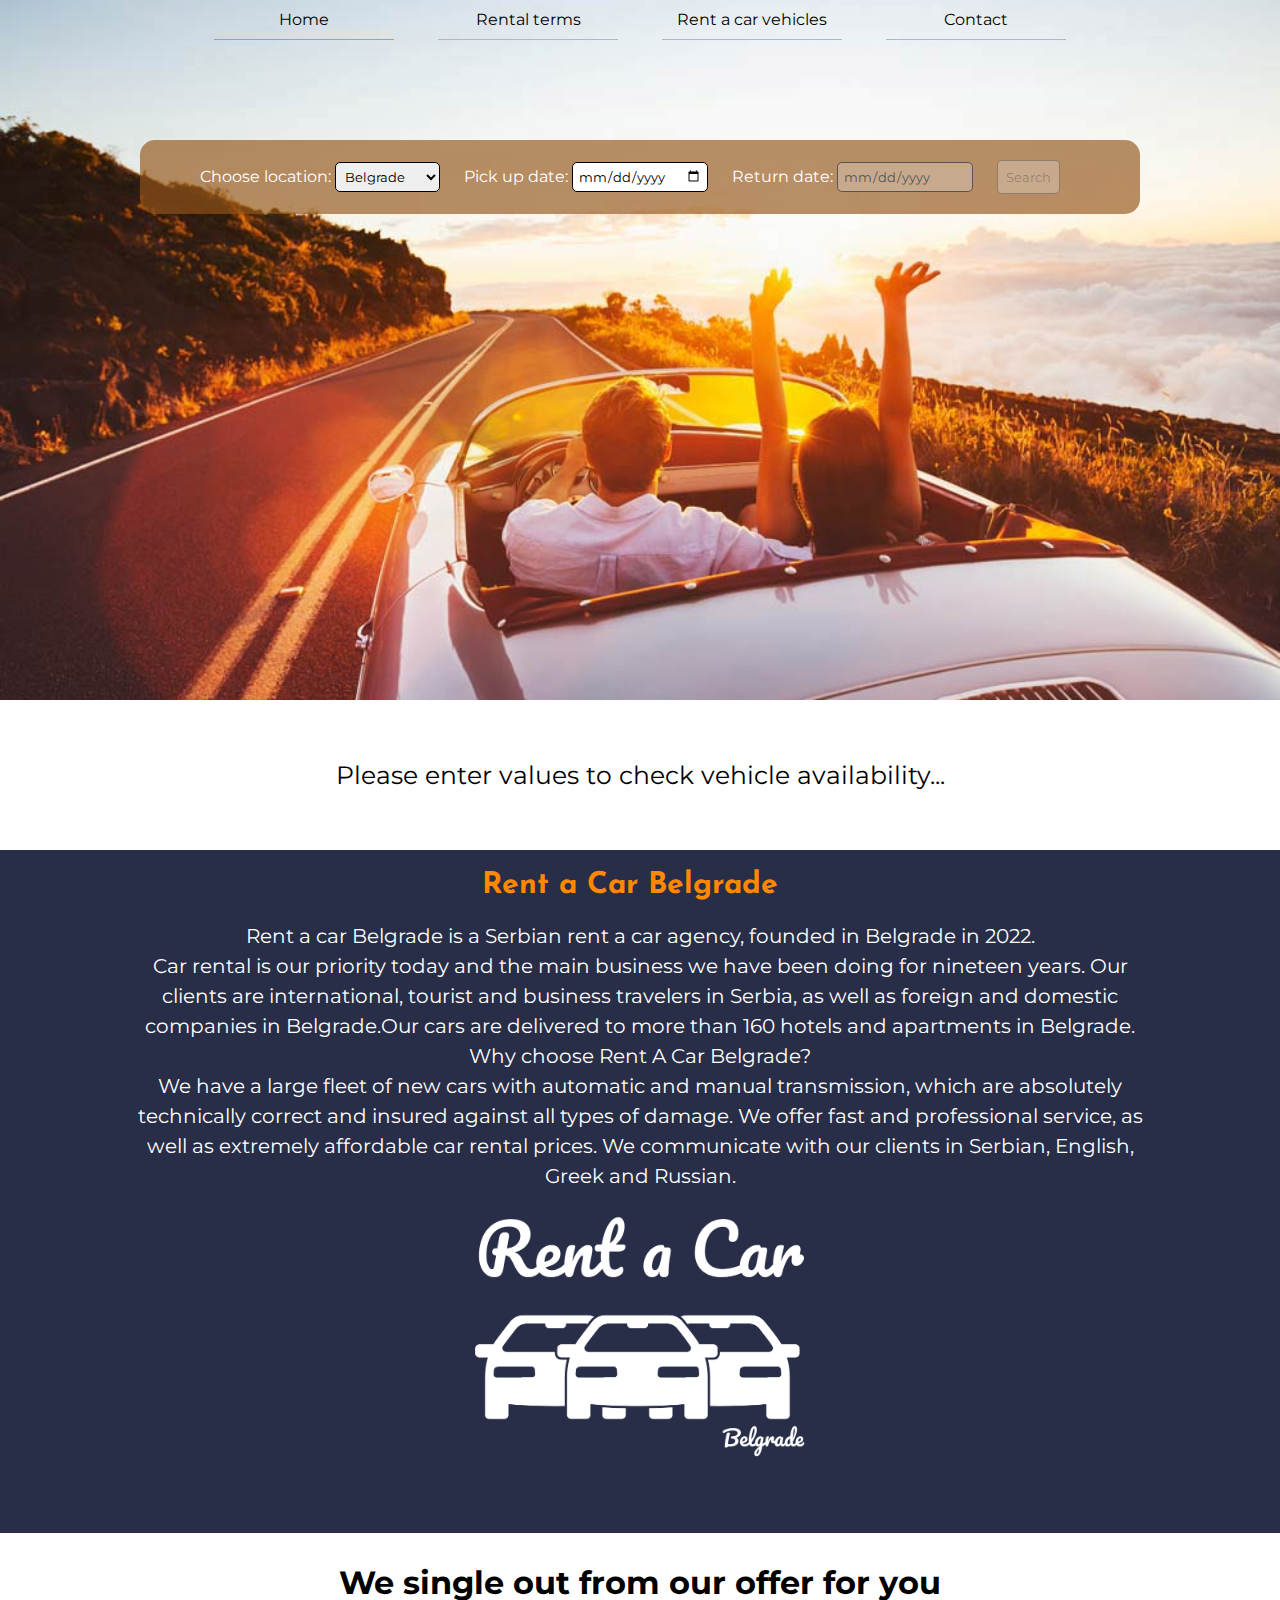
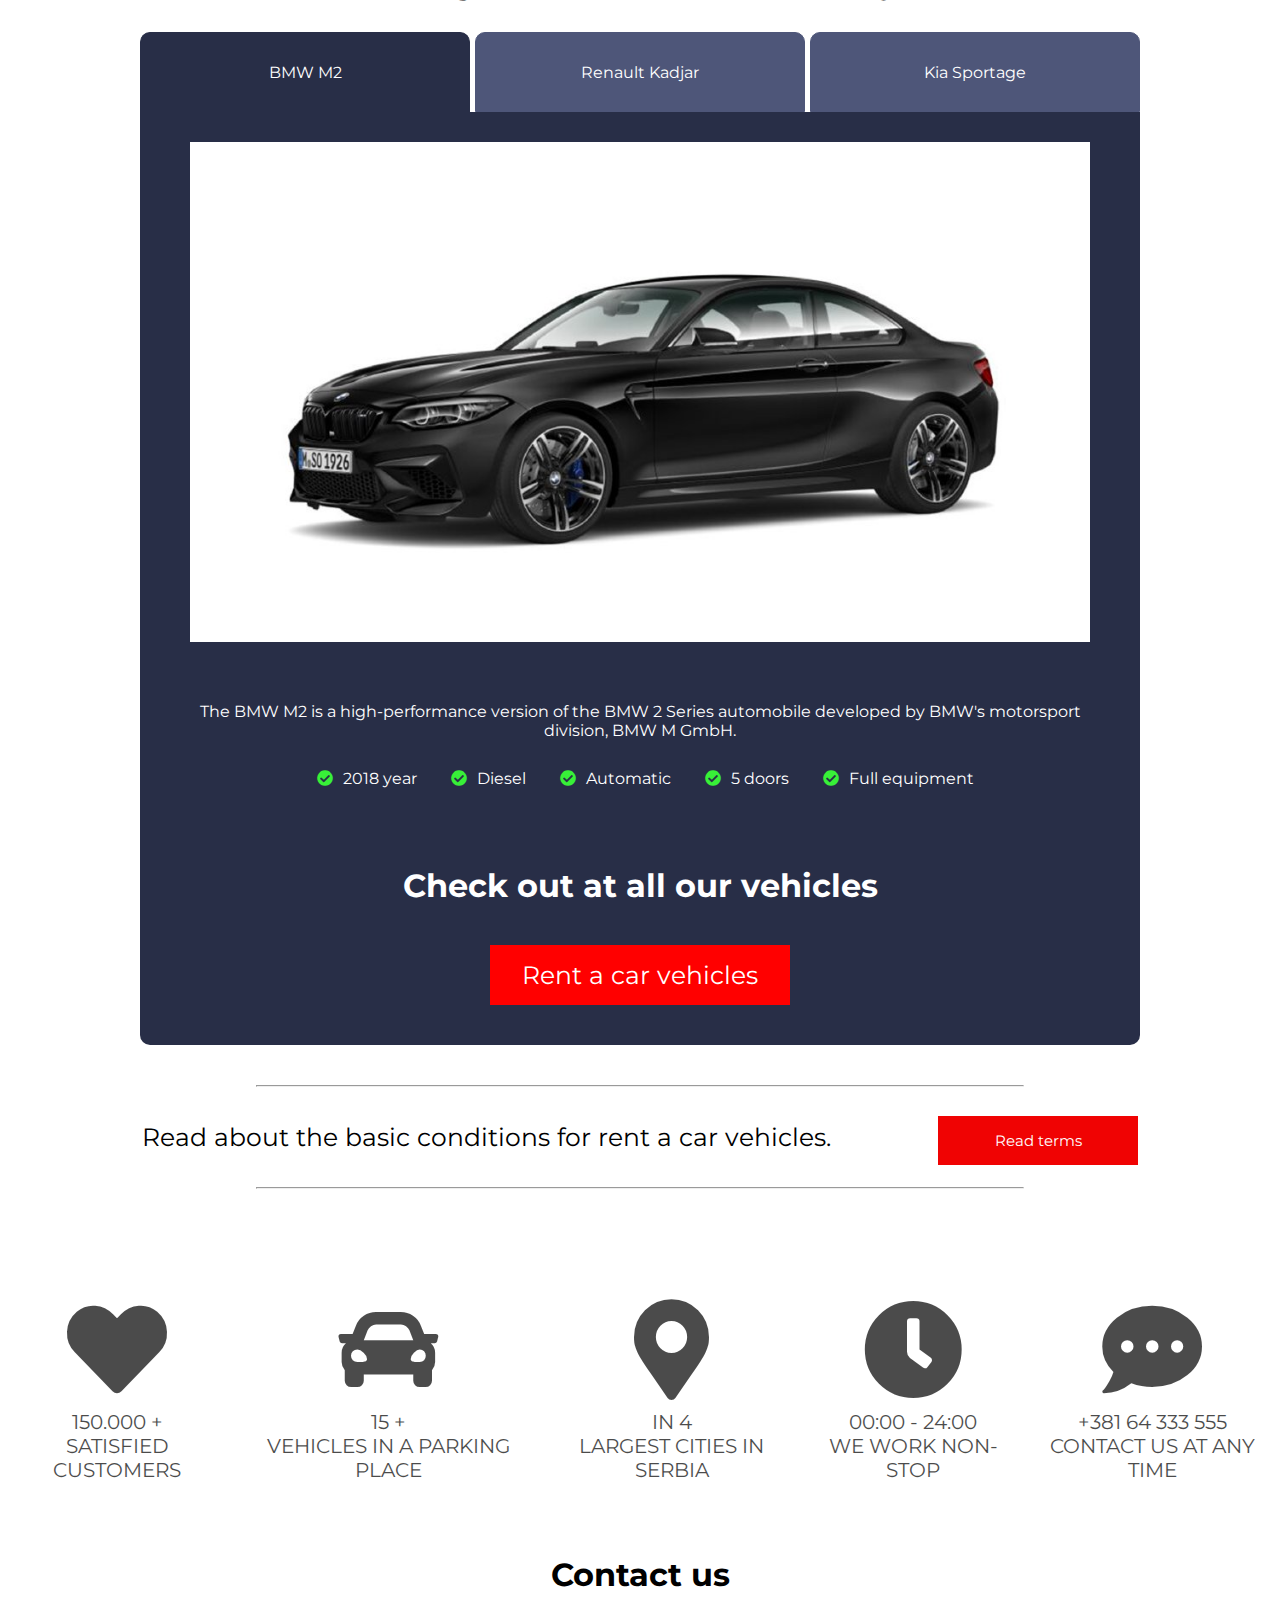
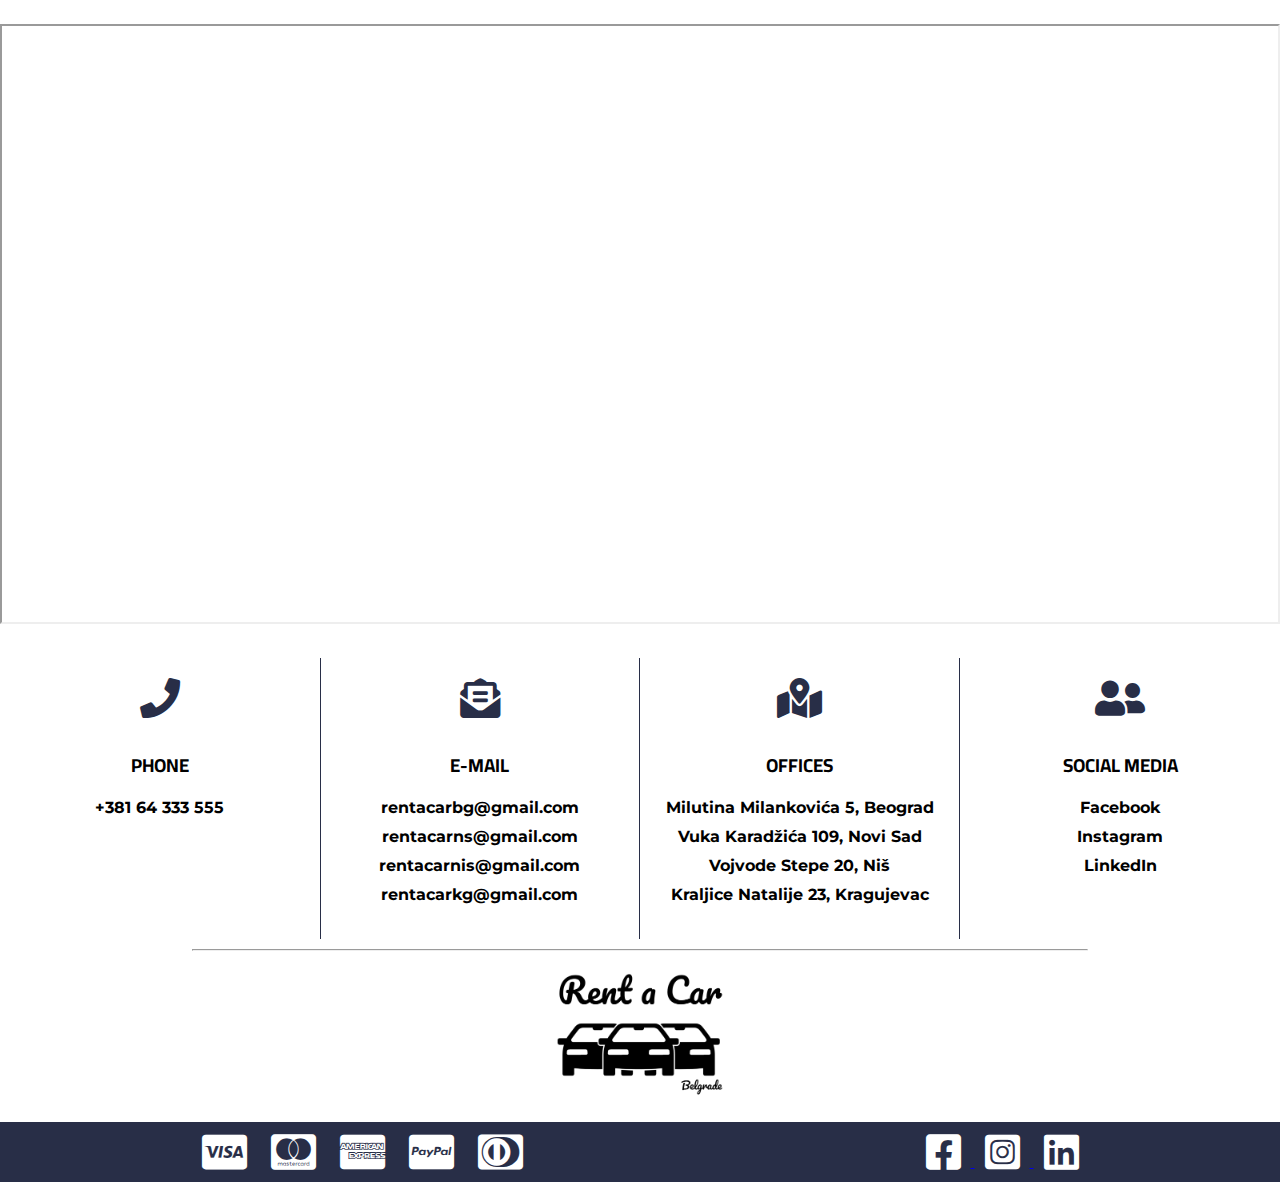
<file: index.html>
<!DOCTYPE html>
<html lang="en">

<head>
    <meta charset="UTF-8">
    <meta http-equiv="X-UA-Compatible" content="IE=edge">
    <meta name="viewport" content="width=device-width, initial-scale=1.0">
    <link rel="stylesheet" href="//use.fontawesome.com/releases/v5.15.4/css/all.css">
    <link rel="preconnect" href="https://fonts.googleapis.com">
    <link rel="preconnect" href="https://fonts.gstatic.com" crossorigin>
    <link href="https://fonts.googleapis.com/css2?family=Cairo&family=Josefin+Sans&family=Montserrat:ital@1&display=swap" rel="stylesheet">
    <link rel="stylesheet" href="main.css">
    <title>Rent a car</title>
</head>

<body>
    <header>
        <ul>
            <a>
                <li class="first">Home</li>
            </a>
            <a href="./terms.html">
                <li>Rental terms</li>
            </a>
            <a href="./vehicles.html">
                <li>Rent a car vehicles</li>
            </a>
            <a href="#contact">
                <li>Contact</li>
            </a>
        </ul>
        <div id="date">
            <form action="">
                <label for="city">Choose location:</label>
                <select name="city" id="city">
                    <option value="volvo">Belgrade</option>
                    <option value="saab">Novi Sad</option>
                    <option value="mercedes">Niš</option>
                    <option value="audi">Kragujevac</option>
                  </select>
                <label for="dateFrom">Pick up date:</label>
                <input type="date" id="dateFrom">
                <label for="dateTo">Return date:</label>
                <input type="date" id="dateTo">
                <input type="submit" id="submit" value="Search">
            </form>
        </div>
    </header>
    <div id="available">
        <div id="notA">
            Please enter values to check vehicle availability...
        </div>
        <div id="avai" class="d">
            <div class="card">
                <img src="./img/bmw 5.jpg" style="width:100%; height: 220px;">
                <div class="container">
                    <h3><b>BMW 5</b></h3>
                    <i class="fas fa-male"></i> x5
                    <i class="fas fa-gas-pump"></i> Diezel
                    <i class="fas fa-pager"></i> x5
                    <i class="fas fa-cogs"></i> Automatic<br>
                    <h4>Price: 30&#128;/per day</h4>

                </div>
                <button>Reserve</button>
            </div>

            <div class="card">
                <img src="./img/fiesta.png" style="width:100%; height: 220px;">
                <div class="container">
                    <h3><b>Ford Fiesta</b></h3>
                    <i class="fas fa-male"></i> x5
                    <i class="fas fa-gas-pump"></i> Diezel
                    <i class="fas fa-pager"></i> x5
                    <i class="fas fa-cogs"></i> Manual<br>
                    <h4>Price: 14&#128;/per day</h4>

                </div>
                <button>Reserve</button>
            </div>

            <div class="card">
                <img src="./img/hyundai-i20.jpeg" style="width:100%; height: 220px;">
                <div class="container">
                    <h3><b>Hyndai i20</b></h3>
                    <i class="fas fa-male"></i> x5
                    <i class="fas fa-gas-pump"></i> Petrol
                    <i class="fas fa-pager"></i> x5
                    <i class="fas fa-cogs"></i> Manual<br>
                    <h4>Price: 16&#128;/per day</h4>

                </div>
                <button>Reserve</button>
            </div>

            <div class="card">
                <img src="./img/kia proceed.png" style="width:100%; height: 220px;">
                <div class="container">
                    <h3><b>Kia ProCeed</b></h3>
                    <i class="fas fa-male"></i> x5
                    <i class="fas fa-gas-pump"></i> Petrol
                    <i class="fas fa-pager"></i> x5
                    <i class="fas fa-cogs"></i> Manual<br>
                    <h4>Price: 22&#128;/per day</h4>

                </div>
                <button>Reserve</button>
            </div>

            <div class="card">
                <img src="./img/b200.jpg" style="width:100%; height: 220px;">
                <div class="container">
                    <h3><b>Mercedes Benz B200</b></h3>
                    <i class="fas fa-male"></i> x5
                    <i class="fas fa-gas-pump"></i> Diezel
                    <i class="fas fa-pager"></i> x5
                    <i class="fas fa-cogs"></i> Automatic<br>
                    <h4>Price: 28&#128;/per day</h4>

                </div>
                <button>Reserve</button>
            </div>
        </div>
    </div>
    <div id="about">
        <div id="about1">
            <h3>Rent a Car Belgrade</h3>
            <p>Rent a car Belgrade is a Serbian rent a car agency, founded in Belgrade in 2022. <br>Car rental is our priority today and the main business we have been doing for nineteen years. Our clients are international, tourist and business travelers
                in Serbia, as well as foreign and domestic companies in Belgrade.Our cars are delivered to more than 160 hotels and apartments in Belgrade. <br> Why choose Rent A Car Belgrade? <br>We have a large fleet of new cars with automatic and manual
                transmission, which are absolutely technically correct and insured against all types of damage. We offer fast and professional service, as well as extremely affordable car rental prices. We communicate with our clients in Serbian, English,
                Greek and Russian.
            </p>
        </div>
        <img src="./img/Rent a Car-logo-white.png" alt="">


    </div>

    <div id="ourCars">
        <h1>We single out from our offer for you</h1>
        <div id="carsList">
            <div id="list1">
                <div class="car1 used">BMW M2</div>
                <div class="car2 notUsed">Renault Kadjar</div>
                <div class="car3 notUsed">Kia Sportage</div>
            </div>
            <div id="list2">
                <img src="./img/bmwm2.jpg" class="car1">
                <img src="./img/renaut kadjar.jpg" class="car2 d">
                <img src="./img/kia_sportage.jpg" class="car3 d">
            </div>
            <div id="list3">
                <p class="car1">The BMW M2 is a high-performance version of the BMW 2 Series automobile developed by BMW's motorsport division, BMW M GmbH.</p>
                <p class="car2 d">Renault claims the Kadjar name is based on two words: Kad is inspired by quad to represent a go anywhere four wheeled vehicle, and Jar recalls the French words agile and jaillir respectively representing agility and suddenly emerging from
                    somewhere.
                </p>
                <p class="car3 d">Kia unveiled its newly redesigned Sportage at the Frankfurt Motor Show in September 2015, and brought it to market in 2016 (as a 2017 model in North America). The company said the contrasting sharp edges and smooth surfaces were inspired
                    by modern fighter jets.</p>
                <div class="car1">
                    <div><i class="fas fa-check-circle"></i>2018 year</div>
                    <div><i class="fas fa-check-circle"></i>Diesel</div>
                    <div><i class="fas fa-check-circle"></i>Automatic</div>
                    <div><i class="fas fa-check-circle"></i>5 doors</div>
                    <div><i class="fas fa-check-circle"></i>Full equipment</div>
                </div>
                <div class="car2 d">
                    <div><i class="fas fa-check-circle"></i>2021 year</div>
                    <div><i class="fas fa-check-circle"></i>Diesel</div>
                    <div><i class="fas fa-check-circle"></i>Automatic</div>
                    <div><i class="fas fa-check-circle"></i>5 doors</div>
                    <div><i class="fas fa-check-circle"></i>Full equipment</div>
                </div>
                <div class="car3 d">
                    <div><i class="fas fa-check-circle"></i>2019 year</div>
                    <div><i class="fas fa-check-circle"></i>Diesel</div>
                    <div><i class="fas fa-check-circle"></i>Manual</div>
                    <div><i class="fas fa-check-circle"></i>5 doors</div>
                    <div><i class="fas fa-check-circle"></i>Full equipment</div>
                </div>
            </div>
            <h1>Check out at all our vehicles</h1>
            <a href="./vehicles.html">
                <div id="carsButton">Rent a car vehicles</div>
            </a>
        </div>
    </div>

    <div id="terms">
        <hr>
        <p>Read about the basic conditions for rent a car vehicles.</p>
        <a href="./terms.html">
            <button>Read terms</button></a>
        <hr>
    </div>

    <div id="logos">
        <div class="logo">
            <i class="fas fa-heart"></i>
            <div>150.000 + <br>SATISFIED CUSTOMERS</div>
        </div>
        <div class="logo"><i class="fas fa-car"></i>
            <div>15 + <br> VEHICLES IN A PARKING PLACE</div>
        </div>
        <div class="logo"><i class="fas fa-map-marker-alt"></i></i>
            <div>IN 4 <br>LARGEST CITIES IN SERBIA</div>
        </div>
        <div class="logo"><i class="fas fa-clock"></i>
            <div>00:00 - 24:00 <br>WE WORK NON-STOP</div>
        </div>
        <div class="logo"><i class="fas fa-comment-dots"></i>
            <div>+381 64 333 555 <br> CONTACT US AT ANY TIME</div>
        </div>
    </div>

    <div id="contact">
        <h1>Contact us</h1>
        <div id="map">
            <iframe src="https://www.google.com/maps/embed?pb=!1m18!1m12!1m3!1d3365.3977329299632!2d20.418698370544693!3d44.822565128514086!2m3!1f0!2f0!3f0!3m2!1i1024!2i768!4f13.1!3m3!1m2!1s0x475a656f898f0007%3A0x1fa5f55e3e50da66!2sRent%20A%20Car%20Beograd%20-%20Stars!5e0!3m2!1ssr!2srs!4v1642161534408!5m2!1ssr!2srs"
                allowfullscreen="" loading="lazy"></iframe>
        </div>
        <div id="info">
            <div>
                <i class="fas fa-phone"></i>
                <h3>PHONE</h3>
                <h4>+381 64 333 555</h4>
            </div>
            <div class="email"><i class="fas fa-envelope-open-text"></i>
                <h3>E-MAIL</h3>
                <h4>rentacarbg@gmail.com</h4>
                <h4>rentacarns@gmail.com</h4>
                <h4>rentacarnis@gmail.com</h4>
                <h4>rentacarkg@gmail.com</h4>
            </div>
            <div class="offices"><i class="fas fa-map-marked-alt"></i>
                <h3>OFFICES</h3>
                <h4>Milutina Milankovića 5, Beograd</h4>
                <h4>Vuka Karadžića 109, Novi Sad</h4>
                <h4>Vojvode Stepe 20, Niš</h4>
                <h4>Kraljice Natalije 23, Kragujevac</h4>
            </div>
            <div><i class="fas fa-user-friends"></i>
                <h3>SOCIAL MEDIA</h3>
                <a href="https://www.facebook.com/vwfsrentacarUK/" target="_blank">
                    <h4>Facebook</h4>
                </a>
                <a href="https://www.instagram.com/rent_a_car_bamiron/?hl=en" target="_blank">
                    <h4>Instagram</h4>
                </a>
                <a href="https://www.linkedin.com/company/rentalcars-com/" target="_blank">
                    <h4>LinkedIn</h4>
                </a>

            </div>
        </div>
        <hr>
        <img src="./img/Rent a Car-logo.png" alt="">

    </div>
    <div id="icons">
        <div>
            <i class="fab fa-cc-visa"></i>
            <i class="fab fa-cc-mastercard"></i>
            <i class="fab fa-cc-amex"></i>
            <i class="fab fa-cc-paypal"></i>
            <i class="fab fa-cc-diners-club"></i>
        </div>
        <div>
            <a href="https://www.facebook.com/vwfsrentacarUK/" target="_blank">
                <i class="fab fa-facebook-square"></i>
            </a>
            <a href="https://www.instagram.com/rent_a_car_bamiron/?hl=en" target="_blank">
                <i class="fab fa-instagram-square"></i>
            </a>
            <a href="https://www.linkedin.com/company/rentalcars-com/" target="_blank">
                <i class="fab fa-linkedin"></i>
            </a>
        </div>
    </div>

    <script src="main.js"></script>
</body>

</html>
</file>
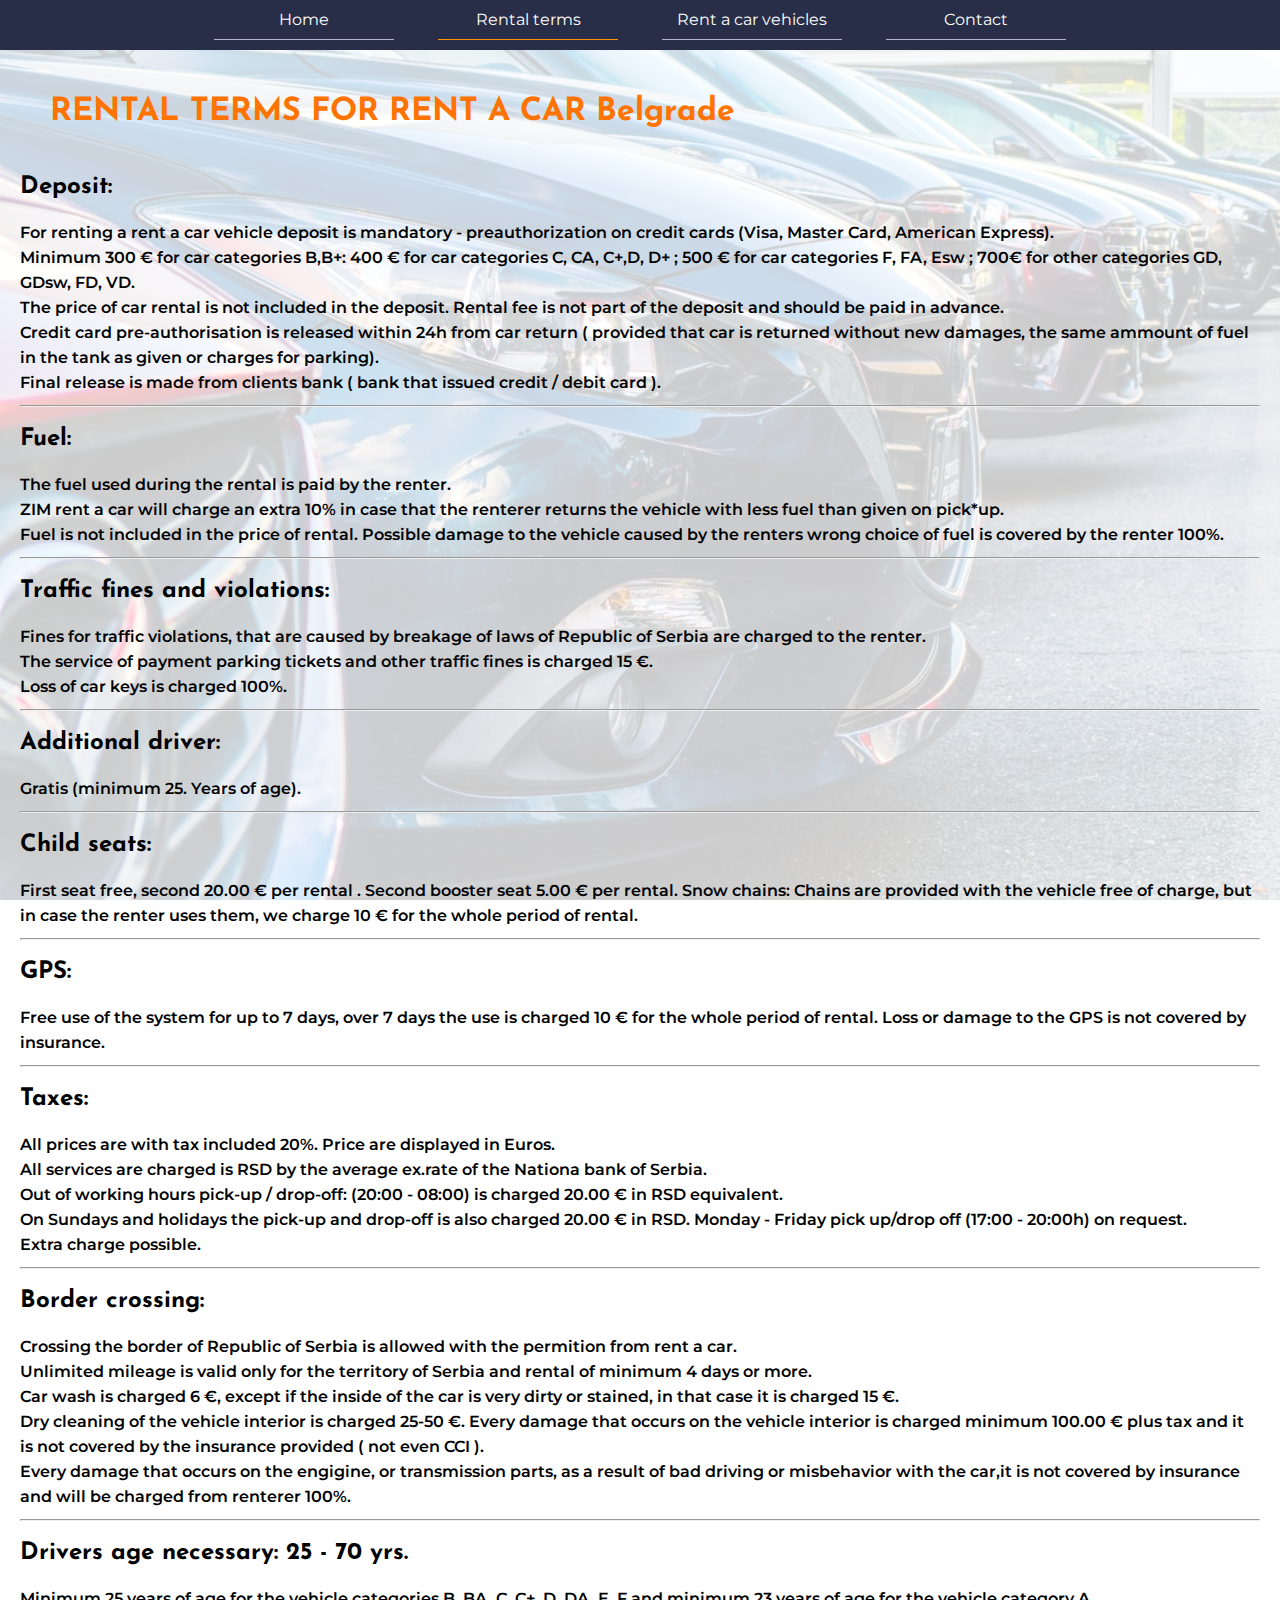
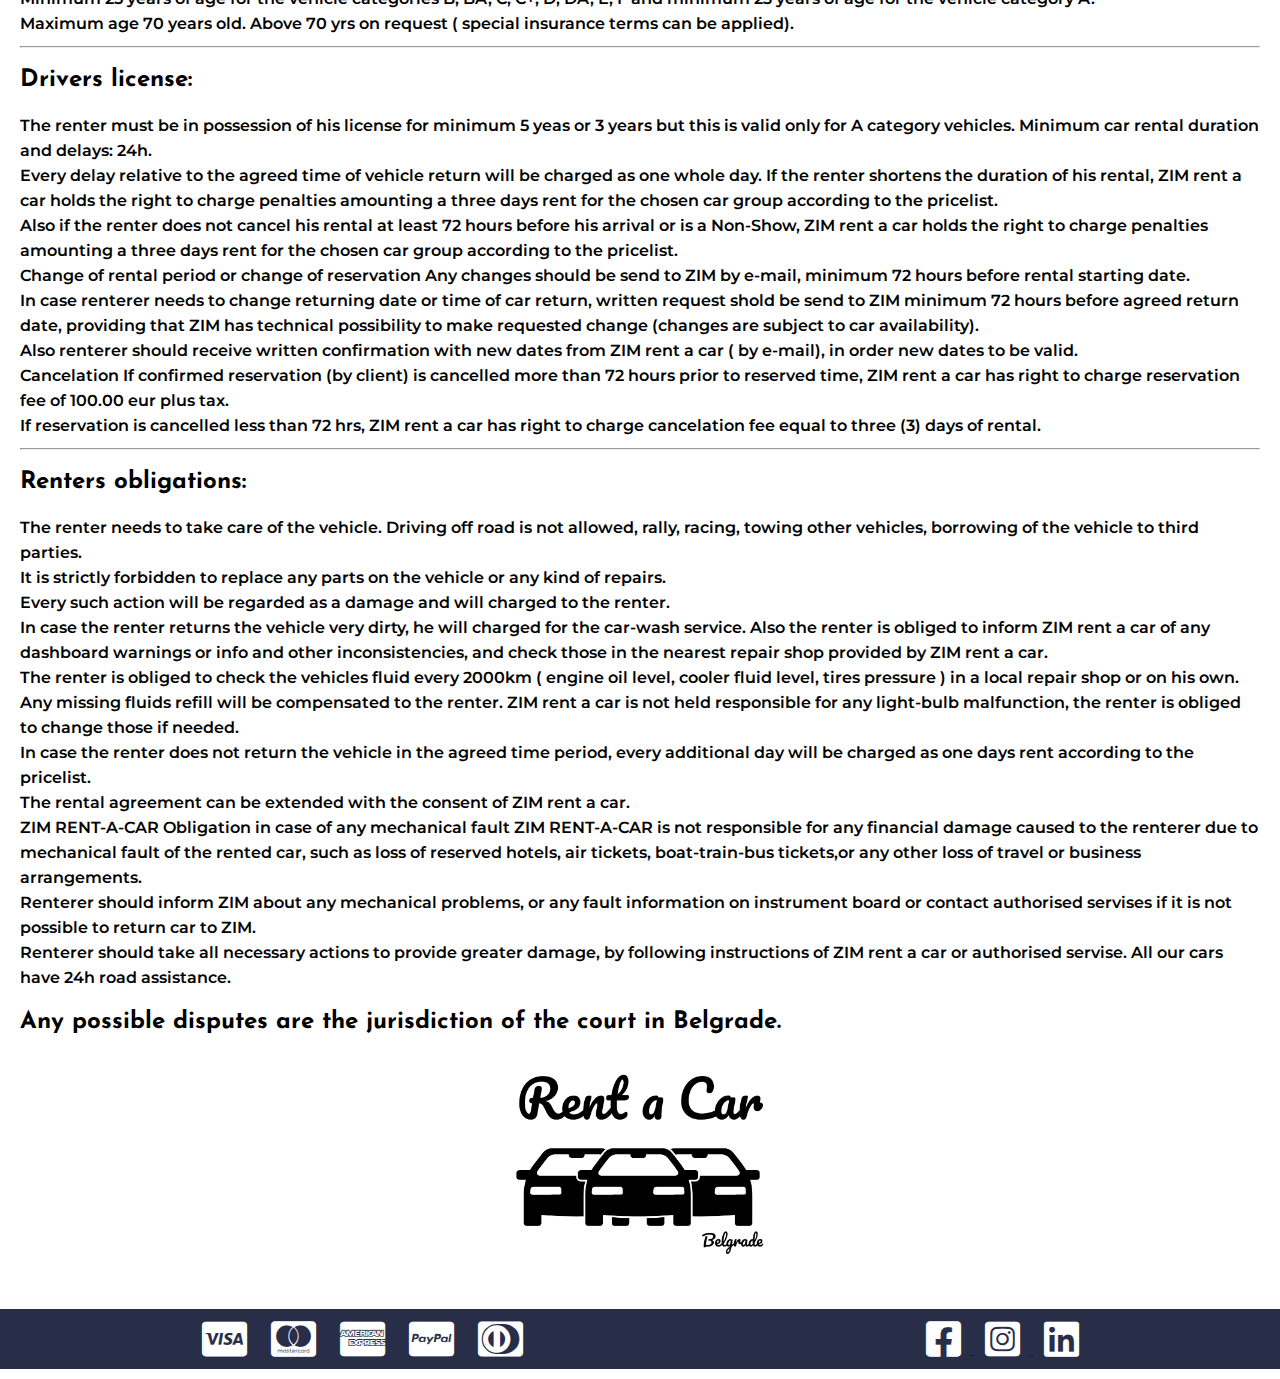
<file: terms.html>
<!DOCTYPE html>
<html lang="en">

<head>
    <meta charset="UTF-8">
    <meta http-equiv="X-UA-Compatible" content="IE=edge">
    <meta name="viewport" content="width=device-width, initial-scale=1.0">
    <link rel="stylesheet" href="//use.fontawesome.com/releases/v5.15.4/css/all.css">
    <link rel="preconnect" href="https://fonts.googleapis.com">
    <link rel="preconnect" href="https://fonts.gstatic.com" crossorigin>
    <link href="https://fonts.googleapis.com/css2?family=Cairo&family=Josefin+Sans&family=Montserrat:ital@1&display=swap" rel="stylesheet">
    <link rel="stylesheet" href="terms.css">
    <title>Rent a car</title>
</head>

<body>
    <header>
        <ul>
            <a href="./index.html">
                <li>Home</li>
            </a>
            <a>
                <li class="first">Rental terms</li>
            </a>
            <a href="./vehicles.html">
                <li>Rent a car vehicles</li>
            </a>
            <a href="./index.html#contact">
                <li>Contact</li>
            </a>
        </ul>
    </header>
    <div id="terms">
        <h1>RENTAL TERMS FOR RENT A CAR Belgrade</h1>
        <div>
            <h2>Deposit:</h2>
            <p>For renting a rent a car vehicle deposit is mandatory - preauthorization on credit cards (Visa, Master Card, American Express). <br>Minimum 300 € for car categories B,B+: 400 € for car categories C, CA, C+,D, D+ ; 500 € for car categories
                F, FA, Esw ; 700€ for other categories GD, GDsw, FD, VD.<br> The price of car rental is not included in the deposit. Rental fee is not part of the deposit and should be paid in advance.<br> Credit card pre-authorisation is released within
                24h from car return ( provided that car is returned without new damages, the same ammount of fuel in the tank as given or charges for parking).<br> Final release is made from clients bank ( bank that issued credit / debit card ).</p>
            <hr>
            <h2>Fuel:</h2>
            <p>The fuel used during the rental is paid by the renter.<br> ZIM rent a car will charge an extra 10% in case that the renterer returns the vehicle with less fuel than given on pick*up.<br> Fuel is not included in the price of rental. Possible
                damage to the vehicle caused by the renters wrong choice of fuel is covered by the renter 100%.</p>
            <hr>
            <h2>Traffic fines and violations:</h2>
            <p>Fines for traffic violations, that are caused by breakage of laws of Republic of Serbia are charged to the renter. <br>The service of payment parking tickets and other traffic fines is charged 15 €. <br>Loss of car keys is charged 100%.</p>
            <hr>
            <h2>Additional driver:</h2>
            <p>Gratis (minimum 25. Years of age).</p>
            <hr>
            <h2>Child seats:</h2>
            <p>First seat free, second 20.00 € per rental . Second booster seat 5.00 € per rental. Snow chains: Chains are provided with the vehicle free of charge, but in case the renter uses them, we charge 10 € for the whole period of rental.</p>
            <hr>
            <h2>GPS:</h2>
            <p>Free use of the system for up to 7 days, over 7 days the use is charged 10 € for the whole period of rental. Loss or damage to the GPS is not covered by insurance.</p>
            <hr>
            <h2>Taxes:</h2>
            <p>All prices are with tax included 20%. Price are displayed in Euros. <br>All services are charged is RSD by the average ex.rate of the Nationa bank of Serbia. <br>Out of working hours pick-up / drop-off: (20:00 - 08:00) is charged 20.00 € in
                RSD equivalent.
                <br> On Sundays and holidays the pick-up and drop-off is also charged 20.00 € in RSD. Monday - Friday pick up/drop off (17:00 - 20:00h) on request.<br> Extra charge possible.</p>
            <hr>
            <h2>Border crossing:</h2>
            <p>Crossing the border of Republic of Serbia is allowed with the permition from rent a car. <br>Unlimited mileage is valid only for the territory of Serbia and rental of minimum 4 days or more. <br>Car wash is charged 6 €, except if the inside
                of the car is very dirty or stained, in that case it is charged 15 €. <br>Dry cleaning of the vehicle interior is charged 25-50 €. Every damage that occurs on the vehicle interior is charged minimum 100.00 € plus tax and it is not covered
                by the insurance provided ( not even CCI ). <br>Every damage that occurs on the engigine, or transmission parts, as a result of bad driving or misbehavior with the car,it is not covered by insurance and will be charged from renterer 100%.</p>
            <hr>
            <h2>Drivers age necessary: 25 - 70 yrs.</h2>
            <p>Minimum 25 years of age for the vehicle categories B, BA, C, C+, D, DA, E, F and minimum 23 years of age for the vehicle category A.<br> Maximum age 70 years old. Above 70 yrs on request ( special insurance terms can be applied).</p>
            <hr>
            <h2>Drivers license:</h2>
            <p>The renter must be in possession of his license for minimum 5 yeas or 3 years but this is valid only for A category vehicles. Minimum car rental duration and delays: 24h. <br>Every delay relative to the agreed time of vehicle return will be
                charged as one whole day. If the renter shortens the duration of his rental, ZIM rent a car holds the right to charge penalties amounting a three days rent for the chosen car group according to the pricelist.<br> Also if the renter does
                not cancel his rental at least 72 hours before his arrival or is a Non-Show, ZIM rent a car holds the right to charge penalties amounting a three days rent for the chosen car group according to the pricelist.<br> Change of rental period
                or change of reservation Any changes should be send to ZIM by e-mail, minimum 72 hours before rental starting date. <br>In case renterer needs to change returning date or time of car return, written request shold be send to ZIM minimum
                72 hours before agreed return date, providing that ZIM has technical possibility to make requested change (changes are subject to car availability).<br> Also renterer should receive written confirmation with new dates from ZIM rent a car
                ( by e-mail), in order new dates to be valid. <br>Cancelation If confirmed reservation (by client) is cancelled more than 72 hours prior to reserved time, ZIM rent a car has right to charge reservation fee of 100.00 eur plus tax. <br>If
                reservation is cancelled less than 72 hrs, ZIM rent a car has right to charge cancelation fee equal to three (3) days of rental.</p>
            <hr>
            <h2>Renters obligations:</h2>
            <p>The renter needs to take care of the vehicle. Driving off road is not allowed, rally, racing, towing other vehicles, borrowing of the vehicle to third parties. <br>It is strictly forbidden to replace any parts on the vehicle or any kind of
                repairs.
                <br>Every such action will be regarded as a damage and will charged to the renter.<br>In case the renter returns the vehicle very dirty, he will charged for the car-wash service. Also the renter is obliged to inform ZIM rent a car of any
                dashboard warnings or info and other inconsistencies, and check those in the nearest repair shop provided by ZIM rent a car. <br>The renter is obliged to check the vehicles fluid every 2000km ( engine oil level, cooler fluid level, tires
                pressure ) in a local repair shop or on his own. <br>Any missing fluids refill will be compensated to the renter. ZIM rent a car is not held responsible for any light-bulb malfunction, the renter is obliged to change those if needed.<br>                In case the renter does not return the vehicle in the agreed time period, every additional day will be charged as one days rent according to the pricelist.<br> The rental agreement can be extended with the consent of ZIM rent a car.<br>                ZIM RENT-A-CAR Obligation in case of any mechanical fault ZIM RENT-A-CAR is not responsible for any financial damage caused to the renterer due to mechanical fault of the rented car, such as loss of reserved hotels, air tickets, boat-train-bus
                tickets,or any other loss of travel or business arrangements.<br> Renterer should inform ZIM about any mechanical problems, or any fault information on instrument board or contact authorised servises if it is not possible to return car
                to ZIM. <br>Renterer should take all necessary actions to provide greater damage, by following instructions of ZIM rent a car or authorised servise. All our cars have 24h road assistance.</p>
            <h2>Any possible disputes are the jurisdiction of the court in Belgrade.</h2>
        </div>

        <img src="./img/Rent a Car-logo.png" alt="">
    </div>

    <div id="icons">
        <div>
            <i class="fab fa-cc-visa"></i>
            <i class="fab fa-cc-mastercard"></i>
            <i class="fab fa-cc-amex"></i>
            <i class="fab fa-cc-paypal"></i>
            <i class="fab fa-cc-diners-club"></i>
        </div>
        <div>
            <a href="https://www.facebook.com/vwfsrentacarUK/" target="_blank">
                <i class="fab fa-facebook-square"></i>
            </a>
            <a href="https://www.instagram.com/rent_a_car_bamiron/?hl=en" target="_blank">
                <i class="fab fa-instagram-square"></i>
            </a>
            <a href="https://www.linkedin.com/company/rentalcars-com/" target="_blank">
                <i class="fab fa-linkedin"></i>
            </a>
        </div>
    </div>
</body>

</html>
</file>
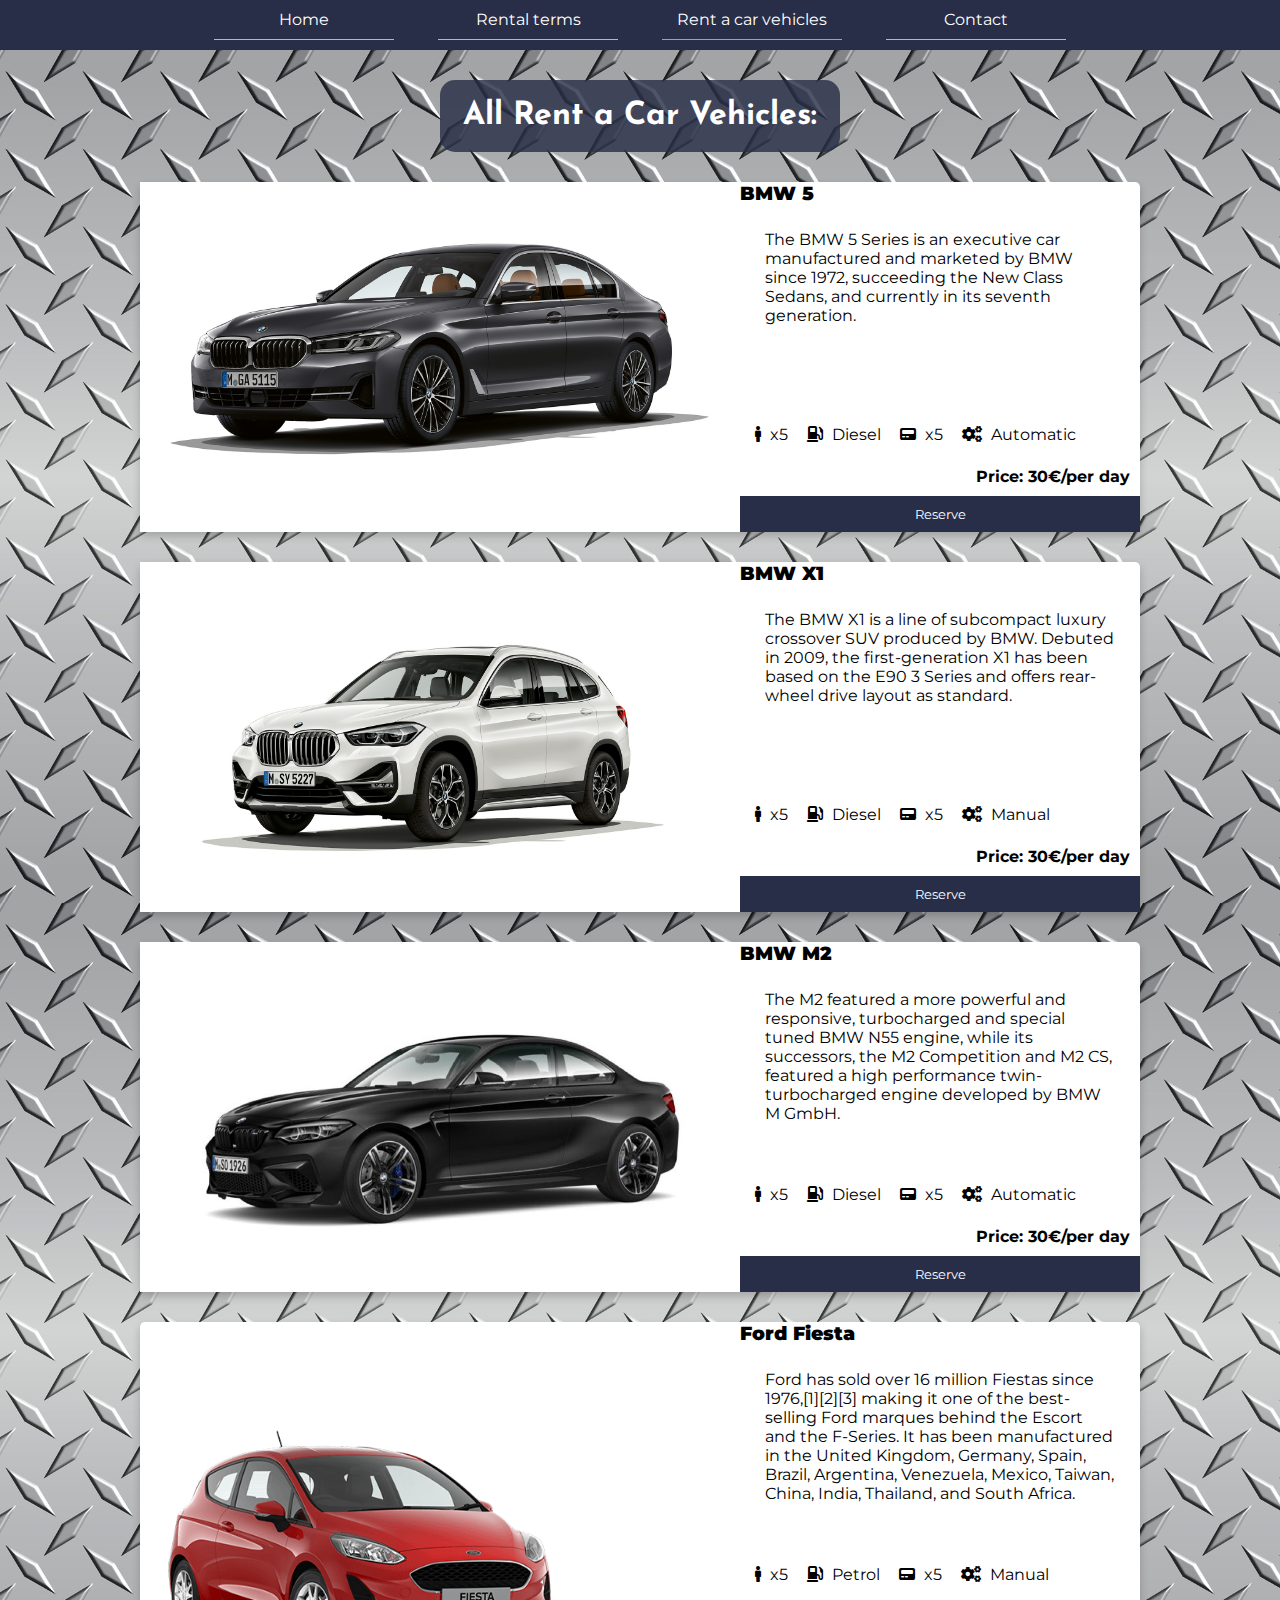
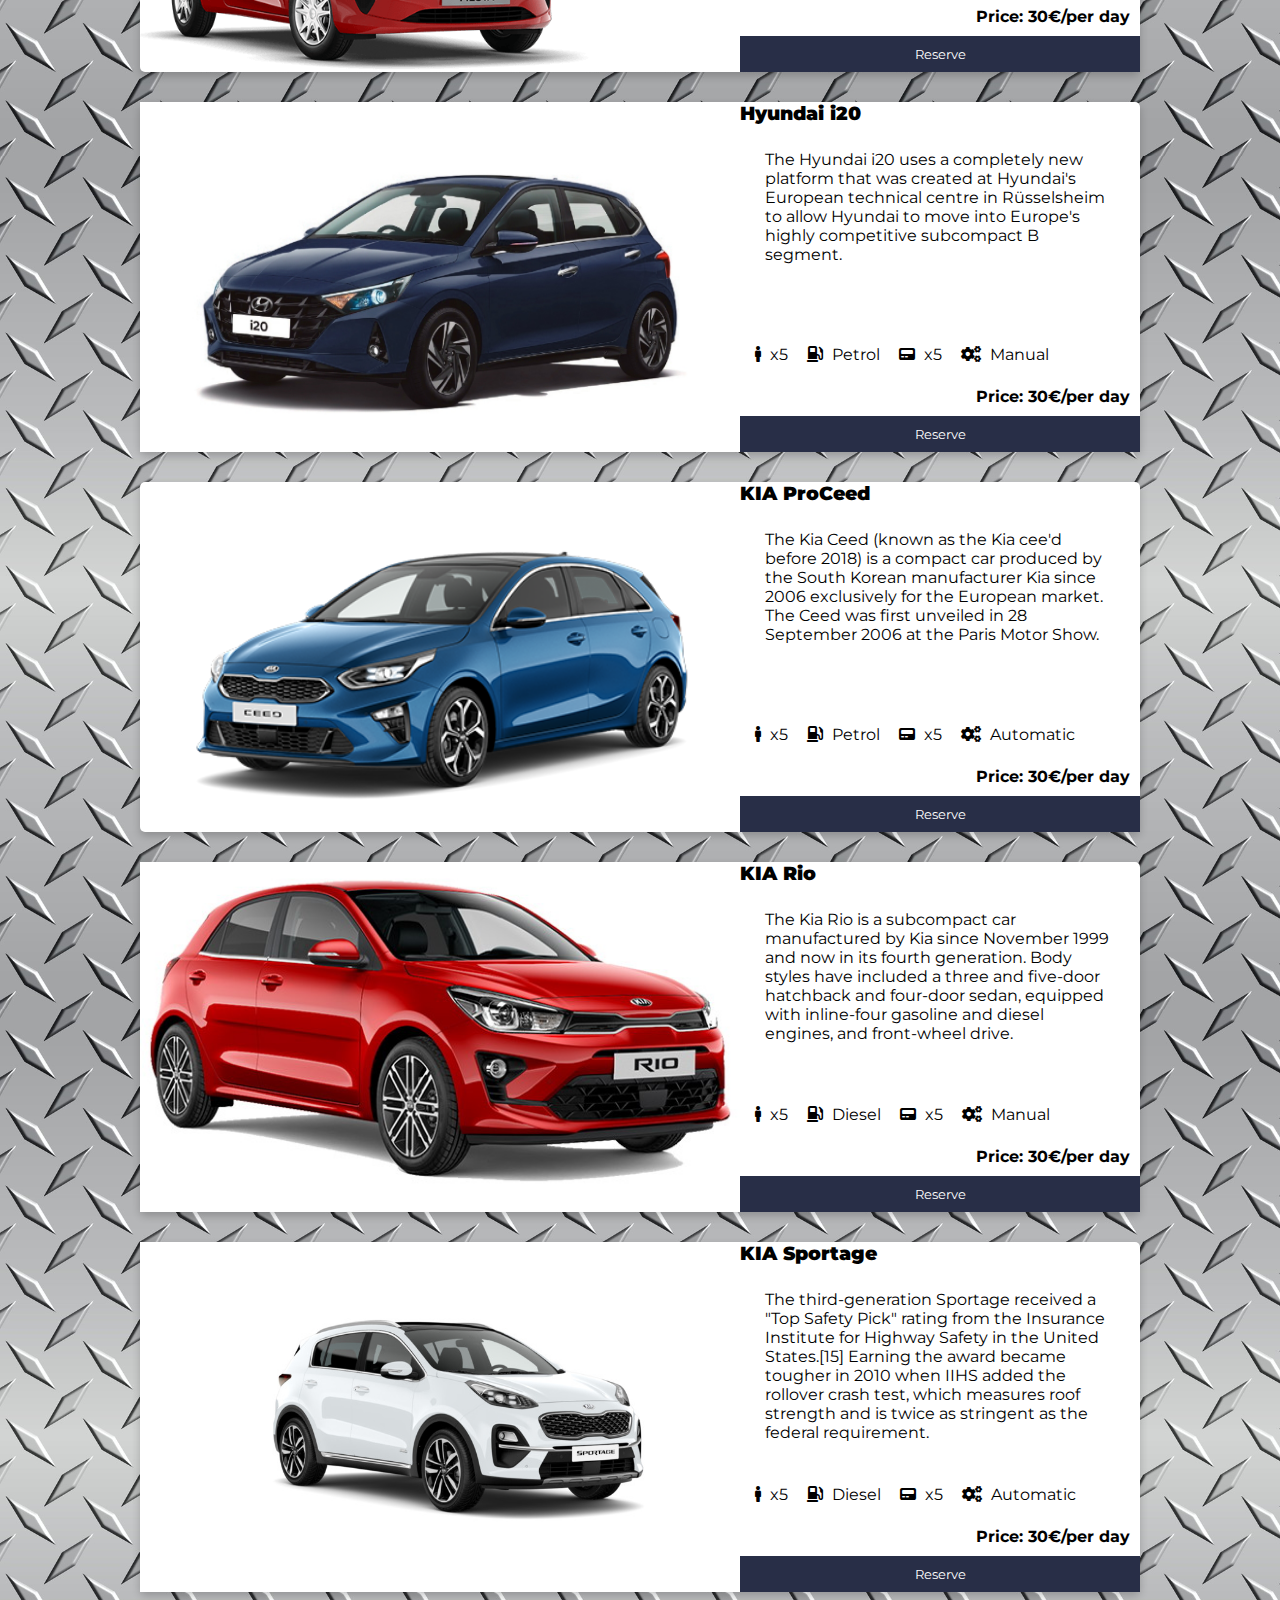
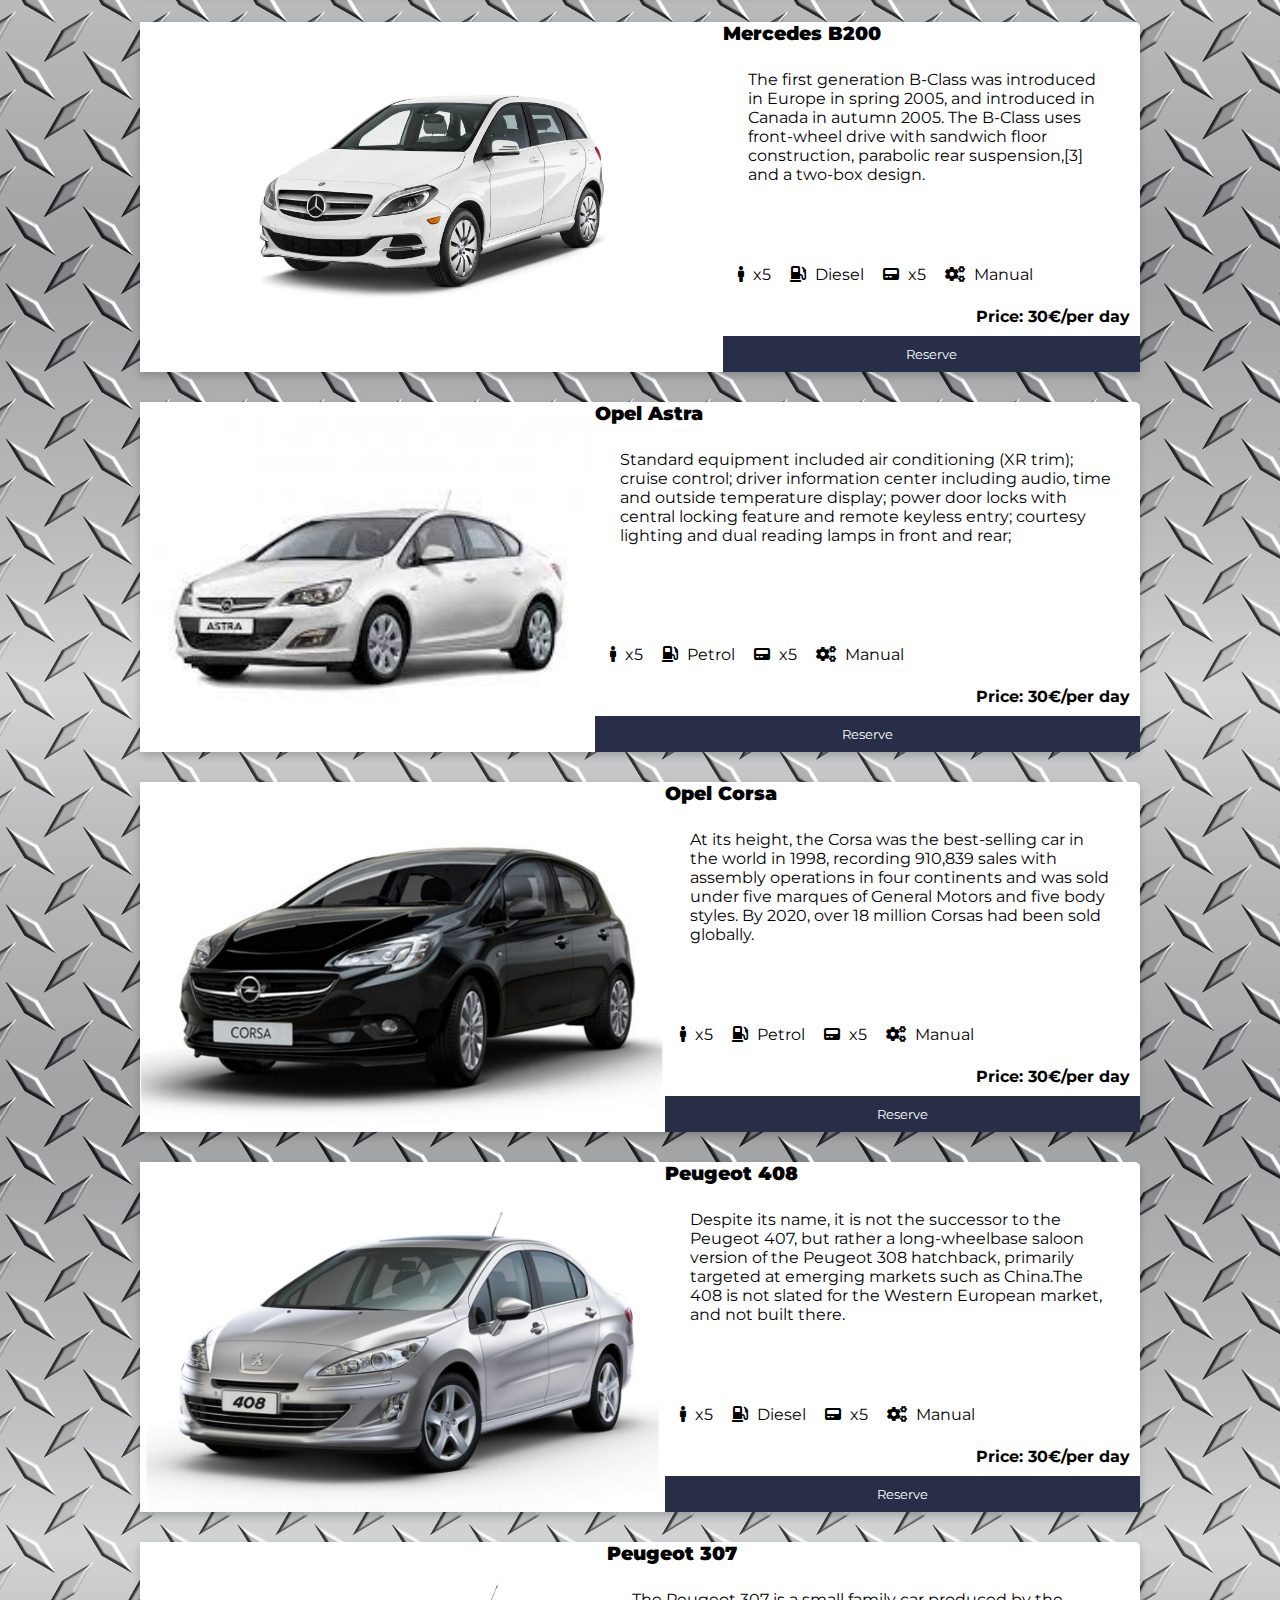
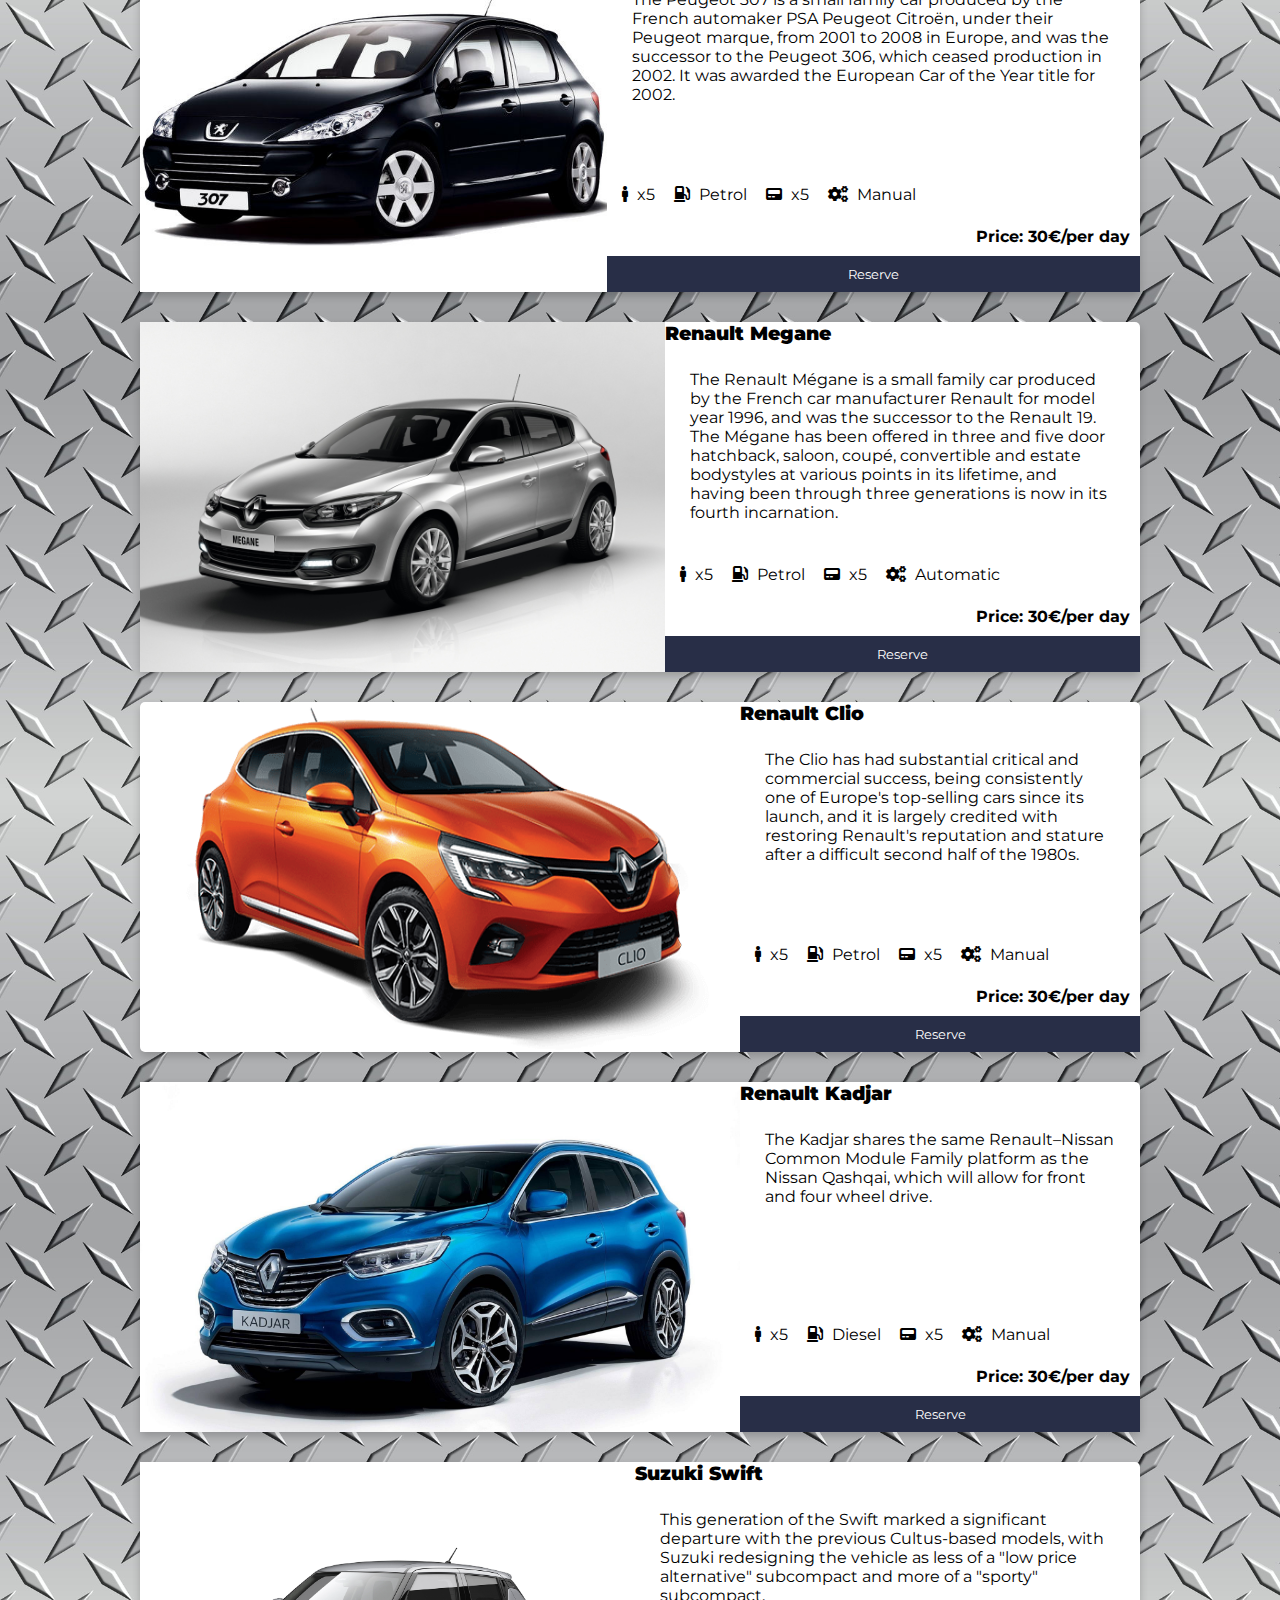
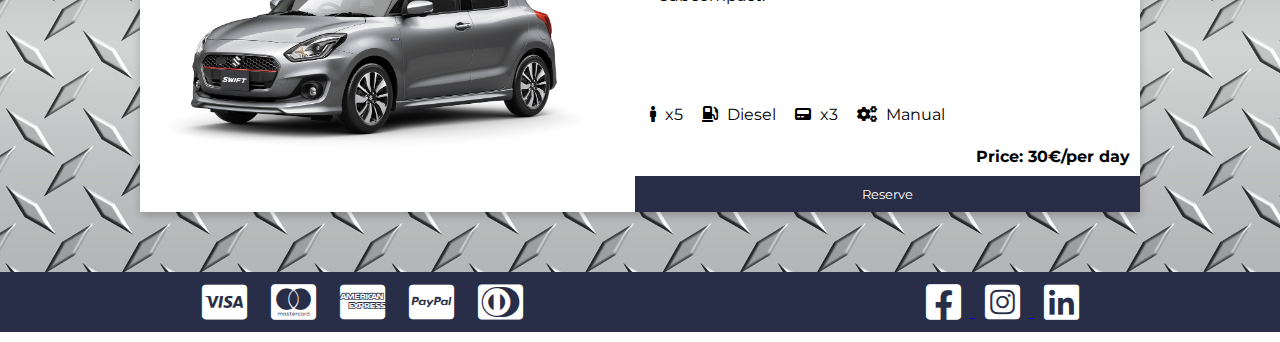
<file: vehicles.html>
<!DOCTYPE html>
<html lang="en">

<head>
    <meta charset="UTF-8">
    <meta http-equiv="X-UA-Compatible" content="IE=edge">
    <meta name="viewport" content="width=device-width, initial-scale=1.0">
    <link rel="stylesheet" href="//use.fontawesome.com/releases/v5.15.4/css/all.css">
    <link rel="preconnect" href="https://fonts.googleapis.com">
    <link rel="preconnect" href="https://fonts.gstatic.com" crossorigin>
    <link href="https://fonts.googleapis.com/css2?family=Cairo&family=Josefin+Sans&family=Montserrat:ital@1&display=swap" rel="stylesheet">
    <link rel="stylesheet" href="vehicles.css">
    <title>Rent a car</title>
</head>

<body>
    <header>
        <ul>
            <a href="./index.html">
                <li>Home</li>
            </a>
            <a href="./terms.html">
                <li>Rental terms</li>
            </a>
            <a>
                <li class="first">Rent a car vehicles</li>
            </a>
            <a href="./index.html#contact">
                <li>Contact</li>
            </a>
        </ul>
    </header>


    <div id="cars">
        <h1>All Rent a Car Vehicles:</h1>
        <div class="card">
            <img src="./img/bmw 5.jpg">
            <div class="container">
                <h3><b>BMW 5</b></h3>
                <p>The BMW 5 Series is an executive car manufactured and marketed by BMW since 1972, succeeding the New Class Sedans, and currently in its seventh generation.</p>
                <div id="info">
                    <i class="fas fa-male"></i> x5
                    <i class="fas fa-gas-pump"></i> Diesel
                    <i class="fas fa-pager"></i> x5
                    <i class="fas fa-cogs"></i> Automatic<br>
                    <h4>Price: 30&#128;/per day</h4>

                    <button>Reserve</button>
                </div>

            </div>
        </div>

        <div class="card">
            <img src="./img/bmw x1.jpg">
            <div class="container">
                <h3><b>BMW X1</b></h3>
                <p>The BMW X1 is a line of subcompact luxury crossover SUV produced by BMW. Debuted in 2009, the first-generation X1 has been based on the E90 3 Series and offers rear-wheel drive layout as standard.</p>
                <div id="info">
                    <i class="fas fa-male"></i> x5
                    <i class="fas fa-gas-pump"></i> Diesel
                    <i class="fas fa-pager"></i> x5
                    <i class="fas fa-cogs"></i> Manual<br>
                    <h4>Price: 30&#128;/per day</h4>

                    <button>Reserve</button>
                </div>

            </div>
        </div>

        <div class="card">
            <img src="./img/bmwm2.jpg">
            <div class="container">
                <h3><b>BMW M2</b></h3>
                <p> The M2 featured a more powerful and responsive, turbocharged and special tuned BMW N55 engine, while its successors, the M2 Competition and M2 CS, featured a high performance twin-turbocharged engine developed by BMW M GmbH.</p>
                <div id="info">
                    <i class="fas fa-male"></i> x5
                    <i class="fas fa-gas-pump"></i> Diesel
                    <i class="fas fa-pager"></i> x5
                    <i class="fas fa-cogs"></i> Automatic<br>
                    <h4>Price: 30&#128;/per day</h4>

                    <button>Reserve</button>
                </div>

            </div>
        </div>

        <div class="card">
            <img src="./img/fiesta.png">
            <div class="container">
                <h3><b>Ford Fiesta</b></h3>
                <p>Ford has sold over 16 million Fiestas since 1976,[1][2][3] making it one of the best-selling Ford marques behind the Escort and the F-Series. It has been manufactured in the United Kingdom, Germany, Spain, Brazil, Argentina, Venezuela,
                    Mexico, Taiwan, China, India, Thailand, and South Africa.</p>
                <div id="info">
                    <i class="fas fa-male"></i> x5
                    <i class="fas fa-gas-pump"></i> Petrol
                    <i class="fas fa-pager"></i> x5
                    <i class="fas fa-cogs"></i> Manual<br>
                    <h4>Price: 30&#128;/per day</h4>

                    <button>Reserve</button>
                </div>

            </div>
        </div>

        <div class="card">
            <img src="./img/hyundai-i20.jpeg">
            <div class="container">
                <h3><b>Hyundai i20</b></h3>
                <p>The Hyundai i20 uses a completely new platform that was created at Hyundai's European technical centre in Rüsselsheim to allow Hyundai to move into Europe's highly competitive subcompact B segment.</p>
                <div id="info">
                    <i class="fas fa-male"></i> x5
                    <i class="fas fa-gas-pump"></i> Petrol
                    <i class="fas fa-pager"></i> x5
                    <i class="fas fa-cogs"></i> Manual<br>
                    <h4>Price: 30&#128;/per day</h4>

                    <button>Reserve</button>
                </div>

            </div>
        </div>

        <div class="card">
            <img src="./img/kia proceed.png">
            <div class="container">
                <h3><b>KIA ProCeed</b></h3>
                <p>The Kia Ceed (known as the Kia cee'd before 2018) is a compact car produced by the South Korean manufacturer Kia since 2006 exclusively for the European market. The Ceed was first unveiled in 28 September 2006 at the Paris Motor Show.</p>
                <div id="info">
                    <i class="fas fa-male"></i> x5
                    <i class="fas fa-gas-pump"></i> Petrol
                    <i class="fas fa-pager"></i> x5
                    <i class="fas fa-cogs"></i> Automatic<br>
                    <h4>Price: 30&#128;/per day</h4>

                    <button>Reserve</button>
                </div>

            </div>
        </div>

        <div class="card">
            <img src="./img/kia rio.jpg">
            <div class="container">
                <h3><b>KIA Rio</b></h3>
                <p>The Kia Rio is a subcompact car manufactured by Kia since November 1999 and now in its fourth generation. Body styles have included a three and five-door hatchback and four-door sedan, equipped with inline-four gasoline and diesel engines,
                    and front-wheel drive.</p>
                <div id="info">
                    <i class="fas fa-male"></i> x5
                    <i class="fas fa-gas-pump"></i> Diesel
                    <i class="fas fa-pager"></i> x5
                    <i class="fas fa-cogs"></i> Manual<br>
                    <h4>Price: 30&#128;/per day</h4>

                    <button>Reserve</button>
                </div>

            </div>
        </div>

        <div class="card">
            <img src="./img/kia_sportage.jpg">
            <div class="container">
                <h3><b>KIA Sportage</b></h3>
                <p>The third-generation Sportage received a "Top Safety Pick" rating from the Insurance Institute for Highway Safety in the United States.[15] Earning the award became tougher in 2010 when IIHS added the rollover crash test, which measures
                    roof strength and is twice as stringent as the federal requirement.</p>
                <div id="info">
                    <i class="fas fa-male"></i> x5
                    <i class="fas fa-gas-pump"></i> Diesel
                    <i class="fas fa-pager"></i> x5
                    <i class="fas fa-cogs"></i> Automatic<br>
                    <h4>Price: 30&#128;/per day</h4>

                    <button>Reserve</button>
                </div>

            </div>
        </div>

        <div class="card">
            <img src="./img/b200.jpg">
            <div class="container">
                <h3><b>Mercedes B200</b></h3>
                <p>The first generation B-Class was introduced in Europe in spring 2005, and introduced in Canada in autumn 2005. The B-Class uses front-wheel drive with sandwich floor construction, parabolic rear suspension,[3] and a two-box design.</p>
                <div id="info">
                    <i class="fas fa-male"></i> x5
                    <i class="fas fa-gas-pump"></i> Diesel
                    <i class="fas fa-pager"></i> x5
                    <i class="fas fa-cogs"></i> Manual<br>
                    <h4>Price: 30&#128;/per day</h4>

                    <button>Reserve</button>
                </div>

            </div>
        </div>

        <div class="card">
            <img src="./img/opel astra.jpg">
            <div class="container">
                <h3><b>Opel Astra</b></h3>
                <p>Standard equipment included air conditioning (XR trim); cruise control; driver information center including audio, time and outside temperature display; power door locks with central locking feature and remote keyless entry; courtesy lighting
                    and dual reading lamps in front and rear;</p>
                <div id="info">
                    <i class="fas fa-male"></i> x5
                    <i class="fas fa-gas-pump"></i> Petrol
                    <i class="fas fa-pager"></i> x5
                    <i class="fas fa-cogs"></i> Manual<br>
                    <h4>Price: 30&#128;/per day</h4>

                    <button>Reserve</button>
                </div>

            </div>
        </div>

        <div class="card">
            <img src="./img/opel-corsa.jpg">
            <div class="container">
                <h3><b>Opel Corsa</b></h3>
                <p>At its height, the Corsa was the best-selling car in the world in 1998, recording 910,839 sales with assembly operations in four continents and was sold under five marques of General Motors and five body styles. By 2020, over 18 million
                    Corsas had been sold globally.</p>
                <div id="info">
                    <i class="fas fa-male"></i> x5
                    <i class="fas fa-gas-pump"></i> Petrol
                    <i class="fas fa-pager"></i> x5
                    <i class="fas fa-cogs"></i> Manual<br>
                    <h4>Price: 30&#128;/per day</h4>

                    <button>Reserve</button>
                </div>

            </div>
        </div>

        <div class="card">
            <img src="./img/peugeot-408.jpg">
            <div class="container">
                <h3><b>Peugeot 408</b></h3>
                <p>Despite its name, it is not the successor to the Peugeot 407, but rather a long-wheelbase saloon version of the Peugeot 308 hatchback, primarily targeted at emerging markets such as China.The 408 is not slated for the Western European
                    market, and not built there. </p>
                <div id="info">
                    <i class="fas fa-male"></i> x5
                    <i class="fas fa-gas-pump"></i> Diesel
                    <i class="fas fa-pager"></i> x5
                    <i class="fas fa-cogs"></i> Manual<br>
                    <h4>Price: 30&#128;/per day</h4>

                    <button>Reserve</button>
                </div>

            </div>
        </div>

        <div class="card">
            <img src="./img/peugeot307.jpg">
            <div class="container">
                <h3><b>Peugeot 307</b></h3>
                <p>The Peugeot 307 is a small family car produced by the French automaker PSA Peugeot Citroën, under their Peugeot marque, from 2001 to 2008 in Europe, and was the successor to the Peugeot 306, which ceased production in 2002. It was awarded
                    the European Car of the Year title for 2002.</p>
                <div id="info">
                    <i class="fas fa-male"></i> x5
                    <i class="fas fa-gas-pump"></i> Petrol
                    <i class="fas fa-pager"></i> x5
                    <i class="fas fa-cogs"></i> Manual<br>
                    <h4>Price: 30&#128;/per day</h4>

                    <button>Reserve</button>
                </div>

            </div>
        </div>

        <div class="card">
            <img src="./img/renault megane.jpg">
            <div class="container">
                <h3><b>Renault Megane</b></h3>
                <p>The Renault Mégane is a small family car produced by the French car manufacturer Renault for model year 1996, and was the successor to the Renault 19. The Mégane has been offered in three and five door hatchback, saloon, coupé, convertible
                    and estate bodystyles at various points in its lifetime, and having been through three generations is now in its fourth incarnation.</p>
                <div id="info">
                    <i class="fas fa-male"></i> x5
                    <i class="fas fa-gas-pump"></i> Petrol
                    <i class="fas fa-pager"></i> x5
                    <i class="fas fa-cogs"></i> Automatic<br>
                    <h4>Price: 30&#128;/per day</h4>

                    <button>Reserve</button>
                </div>

            </div>
        </div>

        <div class="card">
            <img src="./img/renault-clio.png">
            <div class="container">
                <h3><b>Renault Clio</b></h3>
                <p>The Clio has had substantial critical and commercial success, being consistently one of Europe's top-selling cars since its launch, and it is largely credited with restoring Renault's reputation and stature after a difficult second half
                    of the 1980s.</p>
                <div id="info">
                    <i class="fas fa-male"></i> x5
                    <i class="fas fa-gas-pump"></i> Petrol
                    <i class="fas fa-pager"></i> x5
                    <i class="fas fa-cogs"></i> Manual<br>
                    <h4>Price: 30&#128;/per day</h4>

                    <button>Reserve</button>
                </div>

            </div>
        </div>

        <div class="card">
            <img src="./img/renaut kadjar.jpg">
            <div class="container">
                <h3><b>Renault Kadjar</b></h3>
                <p>The Kadjar shares the same Renault–Nissan Common Module Family platform as the Nissan Qashqai, which will allow for front and four wheel drive.</p>
                <div id="info">
                    <i class="fas fa-male"></i> x5
                    <i class="fas fa-gas-pump"></i> Diesel
                    <i class="fas fa-pager"></i> x5
                    <i class="fas fa-cogs"></i> Manual<br>
                    <h4>Price: 30&#128;/per day</h4>

                    <button>Reserve</button>
                </div>

            </div>
        </div>

        <div class="card">
            <img src="./img/suzuki-swift.jpeg">
            <div class="container">
                <h3><b>Suzuki Swift</b></h3>
                <p>This generation of the Swift marked a significant departure with the previous Cultus-based models, with Suzuki redesigning the vehicle as less of a "low price alternative" subcompact and more of a "sporty" subcompact.</p>
                <div id="info">
                    <i class="fas fa-male"></i> x5
                    <i class="fas fa-gas-pump"></i> Diesel
                    <i class="fas fa-pager"></i> x3
                    <i class="fas fa-cogs"></i> Manual<br>
                    <h4>Price: 30&#128;/per day</h4>

                    <button>Reserve</button>
                </div>

            </div>
        </div>
    </div>



    <div id="icons">
        <div>
            <i class="fab fa-cc-visa"></i>
            <i class="fab fa-cc-mastercard"></i>
            <i class="fab fa-cc-amex"></i>
            <i class="fab fa-cc-paypal"></i>
            <i class="fab fa-cc-diners-club"></i>
        </div>
        <div>
            <a href="https://www.facebook.com/vwfsrentacarUK/" target="_blank">
                <i class="fab fa-facebook-square"></i>
            </a>
            <a href="https://www.instagram.com/rent_a_car_bamiron/?hl=en" target="_blank">
                <i class="fab fa-instagram-square"></i>
            </a>
            <a href="https://www.linkedin.com/company/rentalcars-com/" target="_blank">
                <i class="fab fa-linkedin"></i>
            </a>
        </div>
    </div>
</body>

</html>
</file>
<file: main.css>
* {
    margin: 0;
    padding: 0;
    box-sizing: border-box;
    scroll-behavior: smooth;
    font-family: 'Montserrat', sans-serif;
}

header {
    width: 100%;
    height: 700px;
    background-image: url(./img/rentMain.jpg);
    background-position: center;
    background-size: cover;
}

header a {
    text-decoration: none;
    color: black;
}

header ul {
    text-align: center;
}

header li {
    margin: 0 20px;
    width: 180px;
    display: inline-block;
    border-bottom: 1px solid rgb(178, 182, 197);
    padding: 10px;
}

header li.first {
    border-bottom: 1px solid rgb(255, 145, 0);
    cursor: default;
}

header li:hover {
    border-color: rgb(255, 145, 0);
}


/* date picker */

#dateTo {
    display: disable;
}

#date {
    color: white;
    text-align: center;
    margin: 100px auto;
    width: 1000px;
    background: rgba(148, 85, 25, 0.658);
    padding: 20px;
    border-radius: 15px;
}

#date select {
    margin-right: 20px;
    padding: 5px;
    border-radius: 5px;
    border: 1px solid;
}

#date input {
    margin-right: 20px;
    padding: 5px;
    border-radius: 5px;
    border: 1px solid;
}

#date #submit {
    padding: 8px;
}


/* not available vehicles */

#notA {
    width: 100%;
    height: 150px;
    font-size: 25px;
    text-align: center;
    line-height: 150px;
}

.d {
    display: none !important;
}

#avai {
    padding-bottom: 30px;
    display: flex;
    justify-content: space-around;
    flex-wrap: wrap;
}

.card {
    /* Add shadows to create the "card" effect */
    width: 370px;
    margin-bottom: 10px;
    box-shadow: 0 4px 8px 0 rgba(0, 0, 0, 0.2);
    transition: 0.3s;
    border-radius: 5px;
    display: inline-block;
}


/* On mouse-over, add a deeper shadow */

.card:hover {
    box-shadow: 0 8px 16px 0 rgba(0, 0, 0, 0.2);
}


/* Add some padding inside the card container */

.container {
    padding: 2px 16px;
}

.container i {
    padding: 15px 5px 15px 15px;
}

.container h4 {
    text-align: right;
    padding: 10px;
}

.card button {
    width: 100%;
    padding: 10px;
    border-radius: 0px;
    border: none;
    background: rgb(40, 46, 71);
    color: white;
}

.card button:hover {
    transition: 0.3s;
    cursor: pointer;
    background: rgb(39, 39, 41);
}


/* about */

#about {
    width: 100%;
    padding-bottom: 30px;
    display: inline-block;
    background: rgb(40, 46, 71);
    color: white;
}

#about1 {
    width: 70%;
    display: inline-block;
    padding: 0px 120px;
}

#about1 h3 {
    font-family: 'Josefin Sans', sans-serif;
    color: rgb(255, 136, 0);
    font-size: 30px;
    padding: 20px 20px 20px 0px;
}

#about1 p {
    font-size: 20px;
    line-height: 30px;
}

#about img {
    display: inline;
    width: 400px;
}


/* cars */

#ourCars {
    width: 100%;
}

#ourCars a {
    text-decoration: none;
}

#ourCars h1 {
    text-align: center;
    padding: 30px;
}

#carsList {
    width: 1000px;
    padding-bottom: 20px;
    margin: 0 auto;
    background: rgb(40, 46, 71);
    border-radius: 10px;
}

#list1 {
    width: 100%;
    height: 80px;
    display: grid;
    grid-template-columns: 1fr 1fr 1fr;
    grid-gap: 5px;
    background: rgb(255, 255, 255);
}

#list1 div {
    transition: 0.4s;
    height: 80px;
    text-align: center;
    line-height: 80px;
    display: inline-block;
    color: white;
    cursor: pointer;
}

#list1 .used {
    background: rgb(40, 46, 71);
    border-style: solid;
    border-color: rgb(40, 46, 71);
    border-width: 1px 1px 0px 1px;
    border-radius: 10px 10px 0px 0px;
}

#list1 .notUsed {
    background: rgb(78, 86, 121);
    border: 1px solid rgb(78, 86, 121);
    border-radius: 10px 10px 0px 0px;
}

#list2 {
    width: 90%;
    margin: 30px auto;
    height: 500px;
}

#list2 img {
    width: 100%;
    height: 100%;
}

#list3 {
    text-align: center;
    color: white;
    padding: 30px;
    border-radius: 10px;
}

#list3 div {
    display: inline-block;
    padding: 10px;
}

#list3 i {
    padding: 10px;
    color: rgb(56, 240, 56);
}

#carsList h1 {
    text-align: center;
    padding: 20px;
    color: white;
}

#carsButton {
    width: 300px;
    margin: 20px auto;
    background: red;
    text-align: center;
    color: white;
    font-size: 25px;
    padding: 15px;
    cursor: pointer;
}


/* terms */

#terms {
    width: 100%;
    height: 100px;
    background-size: cover;
    text-align: center;
    line-height: 100px;
    font-size: 25px;
    position: relative;
    margin: 40px auto;
}

#terms p {
    display: inline;
}

#terms a {
    text-decoration: none;
}

#terms button {
    cursor: pointer;
    width: 200px;
    margin-left: 100px;
    background: rgb(240, 3, 3);
    border: none;
    color: white;
    font-size: 15px;
    padding: 15px;
}

#terms hr {
    width: 60%;
    margin: 0 auto;
}


/* logos */

#logos {
    font-family: 'Cairo', sans-serif;
    width: 100%;
    height: 300px;
    background: linear-gradient( rgba(255, 255, 255, 0.7), rgba(255, 255, 255, 0.7)), url('./img/back.jpg');
    background-size: contain;
    background-attachment: fixed;
    opacity: 0.7;
    display: flex;
    justify-content: space-around;
}

.logo {
    padding: 75px 0px;
    display: inline-block;
    text-align: center;
    transition: 0.5s;
}

.logo:hover {
    color: rgb(255, 4, 4);
}

.logo i {
    font-size: 100px;
}

.logo div {
    font-size: 20px;
    padding: 10px;
}


/* contact */

#contact {
    text-align: center;
}

#contact h1 {
    padding: 30px;
}

#map {
    padding-bottom: 30px;
}

#map iframe {
    width: 100%;
    height: 600px;
}

#info {
    display: flex;
    justify-content: center;
}

#info div {
    width: 350px;
    padding-bottom: 30px;
}

#info h3 {
    padding: 10px;
    font-family: 'Cairo', sans-serif;
}

#info h4 {
    padding: 5px;
}

#info a {
    text-decoration: none;
    color: black;
}

#info a:hover {
    color: rgb(255, 145, 0);
}

#info div i {
    padding: 20px;
    font-size: 40px;
    color: rgb(40, 46, 71);
}

.email {
    border-left: 1px solid rgb(40, 46, 71);
    border-right: 1px solid rgb(40, 46, 71);
}

.offices {
    border-right: 1px solid rgb(40, 46, 71);
}

#contact hr {
    width: 70%;
    margin: 10px auto;
}

#contact img {
    width: 200px;
    margin: 0px auto;
}


/* icons */

#icons {
    width: 100%;
    height: 60px;
    background: rgb(40, 46, 71);
    display: flex;
    justify-content: space-around;
}

#icons div {
    line-height: 60px;
}

#icons i {
    font-size: 40px;
    padding: 10px;
    color: white;
}

#icons div a i:hover {
    color: rgb(218, 218, 218);
}

@media screen and (max-width: 1400px) {
    #about {
        width: 100%;
    }
    #about1 {
        width: 100%;
        display: inline-block;
    }
    #about1 h3 {
        text-align: center;
    }
    #about1 p {
        text-align: center;
    }
    #about img {
        display: block;
        margin: 0 auto;
    }
}

@media screen and (max-width: 1050px) {
    #date {
        width: 270px;
    }
    #date label {
        display: block;
        padding: 10px;
        margin: 0 auto;
    }
    #date select {
        margin-right: 0px;
    }
    #date input {
        margin-right: 0px;
        padding: 5px;
        border-radius: 5px;
        border: 1px solid;
    }
    #date #submit {
        display: block;
        padding: 8px;
        margin: 15px auto;
    }
    #about1 {
        font-size: 12px;
        padding: 5px;
    }
    /* cars */
    #ourCars {
        width: 100%;
    }
    #ourCars h1 {
        padding: 25px;
    }
    #carsList {
        width: 100%;
        padding-bottom: 10px;
    }
    #list2 {
        width: 90%;
        margin: 15px auto;
        height: 50%;
    }
    #list3 div {
        padding: 0px;
    }
    #carsList h1 {
        font-size: 20px;
    }
    /* terms */
    #terms {
        width: 100%;
        height: 100%;
        line-height: 75px;
        font-size: 20px;
        margin: 20px auto;
    }
    #terms button {
        cursor: pointer;
        width: 200px;
        display: block;
        margin: 10px auto;
    }
    #terms hr {
        width: 60%;
        margin: 0 auto;
    }
    /* logos */
    #logos {
        height: 100%;
        display: flex;
        justify-content: center;
    }
    .logo {
        padding: 15px 0px;
    }
    .logo:hover {
        color: rgb(255, 4, 4);
    }
    .logo i {
        font-size: 50px;
    }
    .logo div {
        font-size: 15px;
        padding: 5px;
    }
    /* contact */
    #map iframe {
        height: 400px;
    }
    #info div {
        width: 100%;
        padding-bottom: 10px;
    }
    #info h3 {
        padding: 0px;
    }
    #info h4 {
        padding: 0px;
    }
    #info div i {
        padding: 10px;
    }
}

@media screen and (max-width: 600px) {
    #about img {
        width: 100%;
    }
    #list1 {
        font-size: 12px;
    }
    #ourCars h1 {
        padding: 20px;
    }
    #list3 i {
        padding: 5px;
    }
    #carsButton {
        width: 100%;
        font-size: 20px;
        padding: 10px;
    }
    #terms {
        line-height: 25px;
        font-size: 15px;
    }
    .logo i {
        font-size: 30px;
    }
    .logo div {
        font-size: 10px;
        padding: 0px;
    }
    #contact h1 {
        padding: 20px;
    }
    #map iframe {
        height: 250px;
    }
    #info h3 {
        font-size: 15px;
    }
    #info h4 {
        font-size: 12px;
    }
    #info div i {
        padding: 0px;
        font-size: 25px;
    }
    #icons {
        height: 30px;
        justify-content: space-between;
    }
    #icons div {
        line-height: 30px;
    }
    #icons i {
        font-size: 20px;
        padding: 5px;
    }
}

@media screen and (max-width: 330px) {
    #info h3 {
        font-size: 12px;
    }
    #info h4 {
        font-size: 8px;
    }
}
</file>
<file: terms.css>
* {
    margin: 0;
    padding: 0;
    box-sizing: border-box;
    font-family: 'Montserrat', sans-serif;
}

header {
    background: rgb(40, 46, 71);
    width: 100%;
    height: 50px;
    background-position: center;
    background-size: cover;
}

header a {
    text-decoration: none;
    color: black;
}

header ul {
    text-align: center;
}

header li {
    color: white;
    margin: 0 20px;
    width: 180px;
    display: inline-block;
    border-bottom: 1px solid rgb(178, 182, 197);
    padding: 10px;
}

header li.first {
    border-bottom: 1px solid rgb(255, 145, 0);
    cursor: default;
}

header li:hover {
    border-color: rgb(255, 145, 0);
}


/* terms */

#terms {
    background: linear-gradient( rgba(255, 255, 255, 0.8), rgba(255, 255, 255, 0.8)), url('./img/terms.jpg');
    background-size: cover;
    background-attachment: fixed;
    width: 100%;
    line-height: 25px;
    padding: 20px;
}

#terms h1 {
    color: rgb(255, 115, 0);
    font-family: 'Josefin Sans', sans-serif;
    padding: 30px;
}

#terms h2 {
    font-family: 'Josefin Sans', sans-serif;
    padding-top: 20px;
    padding-bottom: 20px;
}

#terms p {
    font-weight: 600;
}

#terms img {
    display: block;
    width: 300px;
    margin: 0px auto;
}

#terms hr {
    margin-top: 10px;
}


/* icons */

#icons {
    width: 100%;
    height: 60px;
    background: rgb(40, 46, 71);
    display: flex;
    justify-content: space-around;
}

#icons div {
    line-height: 60px;
}

#icons i {
    font-size: 40px;
    padding: 10px;
    color: white;
}

#icons div a i:hover {
    color: rgb(218, 218, 218);
}

@media screen and (max-width: 1050px) {
    header {
        height: 100%;
        padding: 10px;
    }
    #terms h1 {
        padding: 10px;
        line-height: 30px;
    }
    #terms img {
        display: block;
        width: 300px;
        margin: 0px auto;
    }
}

@media screen and (max-width: 600px) {
    #terms img {
        width: 100%;
    }
    #icons {
        height: 30px;
        justify-content: space-between;
    }
    #icons div {
        line-height: 30px;
    }
    #icons i {
        font-size: 20px;
        padding: 5px;
    }
}
</file>
<file: vehicles.css>
* {
    margin: 0;
    padding: 0;
    box-sizing: border-box;
    font-family: 'Montserrat', sans-serif;
}

header {
    background: rgb(40, 46, 71);
    width: 100%;
    height: 50px;
    background-position: center;
    background-size: cover;
}

header a {
    text-decoration: none;
    color: black;
}

header ul {
    text-align: center;
}

header li {
    color: white;
    margin: 0 20px;
    width: 180px;
    display: inline-block;
    border-bottom: 1px solid rgb(178, 182, 197);
    padding: 10px;
}

header li.first {
    border-bottom: 1px solid rgb(255, 145, 0);
    cursor: default;
}

header li:hover {
    border-color: rgb(255, 145, 0);
}


/* cars */

#cars {
    background: url('./img/b1.jpg');
    background-size: contain;
    padding: 30px;
}

#cars h1 {
    font-family: 'Josefin Sans', sans-serif;
    text-align: center;
    padding: 20px;
    color: white;
    font-weight: 1100;
    background: rgba(40, 46, 71, 0.815);
    width: 400px;
    border-radius: 15px;
    margin: 0 auto;
}

.card {
    /* Add shadows to create the "card" effect */
    background: white;
    width: 1000px;
    margin: 30px auto;
    box-shadow: 0 4px 8px 0 rgba(0, 0, 0, 0.2);
    transition: 0.3s;
    border-radius: 5px;
    display: flex;
}

.card img {
    width: 600px;
    height: 350px;
}


/* On mouse-over, add a deeper shadow */

.card:hover {
    box-shadow: 0 8px 16px 0 rgba(0, 0, 0, 0.2);
}


/* Add some padding inside the card container */

.container {
    width: 100%;
    position: relative;
}

.container i {
    padding: 15px 5px 15px 15px;
}

.container p {
    padding: 25px;
}

.container h4 {
    text-align: right;
    padding: 10px;
}

#info {
    width: 100%;
    position: absolute;
    bottom: 0;
}

.card button {
    width: 100%;
    padding: 10px;
    border-radius: 0px;
    border: none;
    background: rgb(40, 46, 71);
    color: white;
}

.card button:hover {
    transition: 0.3s;
    cursor: pointer;
    background: rgb(39, 39, 41);
}


/* icons */

#icons {
    width: 100%;
    height: 60px;
    background: rgb(40, 46, 71);
    display: flex;
    justify-content: space-around;
}

#icons div {
    line-height: 60px;
}

#icons i {
    font-size: 40px;
    padding: 10px;
    color: white;
}

#icons div a i:hover {
    color: rgb(218, 218, 218);
}

@media screen and (max-width: 1050px) {
    header {
        height: 100%;
        padding: 10px;
    }
    /* cars */
    .card {
        /* Add shadows to create the "card" effect */
        width: 100%;
    }
    .card img {
        width: 60%;
        height: 50%;
    }
    /* Add some padding inside the card container */
    .container {
        width: 100%;
        position: relative;
    }
    .container i {
        padding: 5px;
    }
    .container p {
        padding: 0px;
    }
    .container h4 {
        text-align: right;
        padding: 0px;
    }
    #info {
        width: 100%;
        padding: 0px;
        font-size: 15px;
    }
    .card button {
        padding: 5px;
    }
}

@media screen and (max-width: 850px) {
    .card {
        display: inline-block;
    }
    .card img {
        width: 100%;
    }
    .container p {
        padding: 10px;
    }
    .container h4 {
        text-align: right;
        padding: 10px;
    }
    #info {
        width: 100%;
        position: relative;
    }
}

@media screen and (max-width: 600px) {
    #icons {
        height: 30px;
        justify-content: space-between;
    }
    #icons div {
        line-height: 30px;
    }
    #icons i {
        font-size: 20px;
        padding: 5px;
    }
    #cars {
        padding: 5px;
    }
    .card {
        /* Add shadows to create the "card" effect */
        margin: 10px auto;
    }
    #cars h1 {
        padding: 5px;
        width: 100%;
        border-radius: 0px;
        font-size: 25px;
    }
}

@media screen and (max-width: 400px) {
    #info {
        font-size: 12px;
    }
    .container p {
        font-size: 12px;
    }
}
</file>
